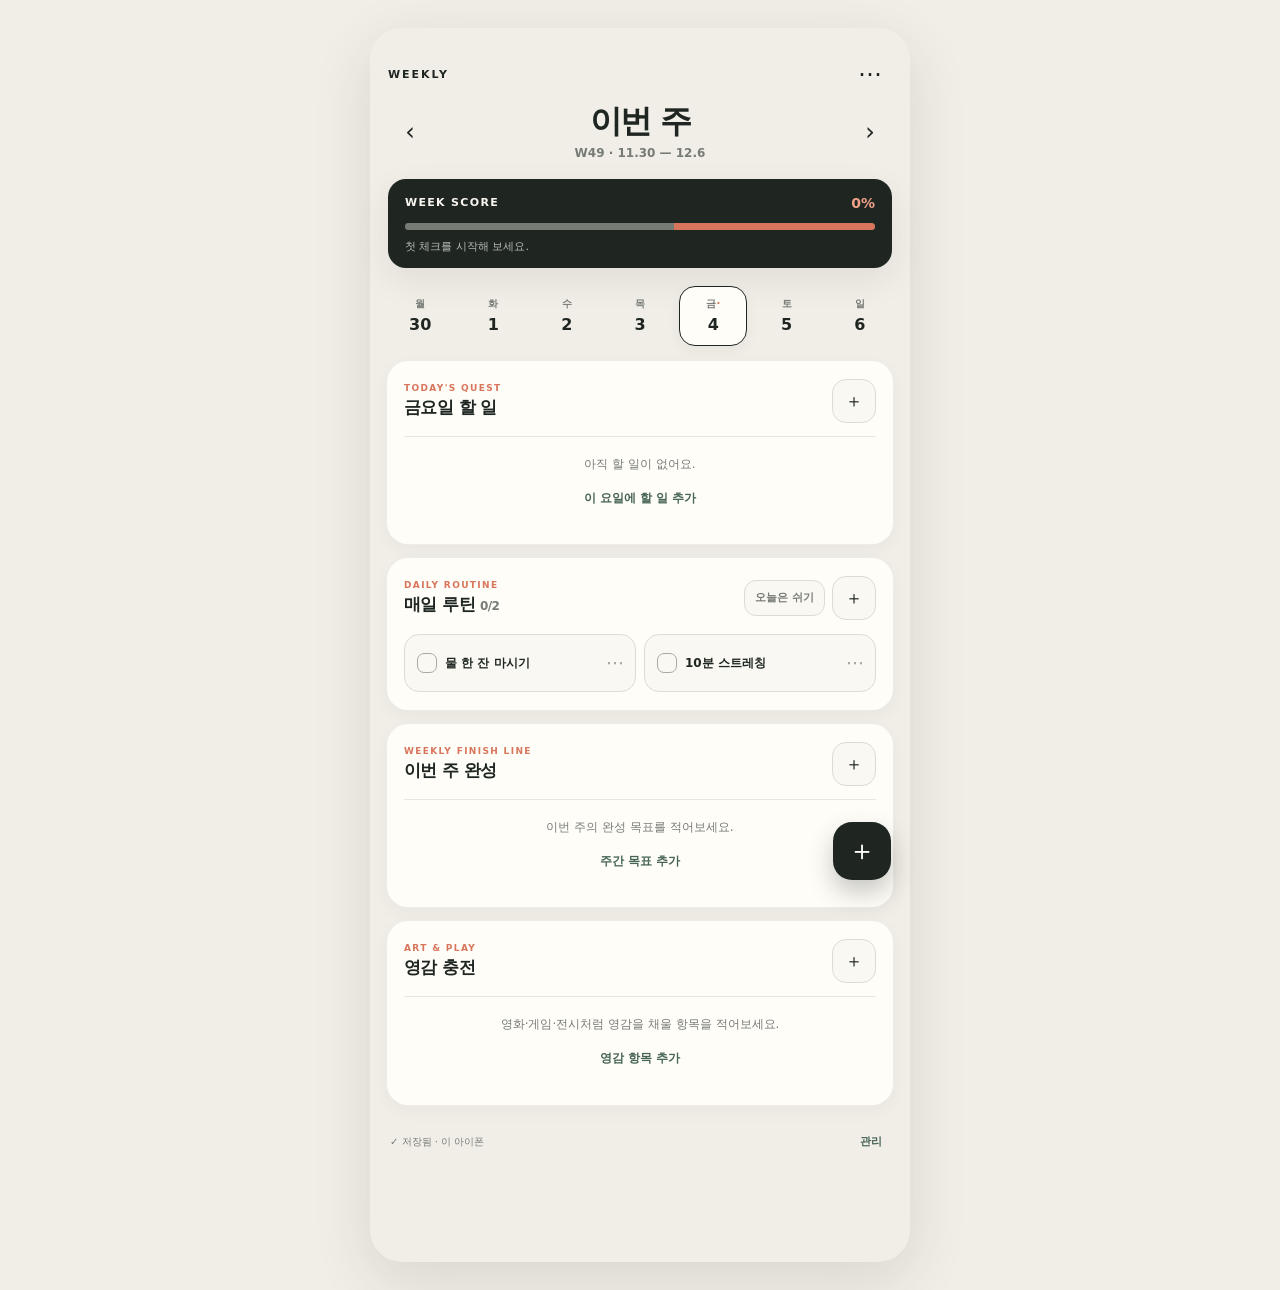
<file: index.html>
<!doctype html>
<html lang="ko">
<head>
  <meta charset="utf-8">
  <meta name="viewport" content="width=device-width,initial-scale=1,viewport-fit=cover">
  <meta name="theme-color" content="#f1eee7">
  <meta name="apple-mobile-web-app-capable" content="yes">
  <meta name="apple-mobile-web-app-status-bar-style" content="default">
  <meta name="apple-mobile-web-app-title" content="WEEKLY">
  <meta name="format-detection" content="telephone=no">
  <meta name="description" content="월요일부터 일요일까지 기록하는 WEEKLY 체크리스트">
  <link rel="manifest" href="./manifest.webmanifest">
  <link rel="apple-touch-icon" href="./icon-180.png">
  <link rel="icon" href="./icon-180.png">
  <title>WEEKLY</title>
  <style>
    :root{
      color-scheme:light;--bg:#f1eee7;--card:#fffdf8;--ink:#1f2622;
      --muted:#777b76;--line:#dedbd3;--soft:#e9e6de;--accent:#d8755b;
      --accent-soft:#f6ddd4;--green:#466454;
      font-family:-apple-system,BlinkMacSystemFont,"Apple SD Gothic Neo","Noto Sans KR",system-ui,sans-serif;
    }
    *{box-sizing:border-box}html{background:var(--bg);-webkit-text-size-adjust:100%}
    body{margin:0;min-width:320px;min-height:100dvh;background:var(--bg);color:var(--ink);-webkit-font-smoothing:antialiased;overscroll-behavior-y:none}
    button,input{font:inherit}button{color:inherit;-webkit-tap-highlight-color:transparent}
    button:focus-visible,input:focus-visible{outline:3px solid rgba(216,117,91,.28);outline-offset:2px}
    .app{width:min(100%,540px);min-height:100dvh;margin:auto;padding:max(18px,env(safe-area-inset-top)) 16px calc(104px + env(safe-area-inset-bottom))}
    .top{padding:6px 2px 18px}.row,.head,.score-label,.week-nav,.footer{display:flex;align-items:center;justify-content:space-between}
    .eyebrow{font-size:11px;font-weight:850;letter-spacing:.18em}.icon{display:grid;width:44px;height:44px;padding:0;place-items:center;border:0;border-radius:50%;background:transparent;cursor:pointer;font-size:24px}
    .icon:active{background:rgba(31,38,34,.07);transform:scale(.96)}.week-nav{gap:10px;margin-top:8px}.week-center{min-width:0;text-align:center}
    h1{margin:0;font-size:clamp(25px,7vw,32px);line-height:1.08;letter-spacing:-.055em}.range{margin:7px 0 0;color:var(--muted);font-size:12px;font-weight:650}
    .home-week{display:none;margin:8px auto 0;padding:5px 10px;border:1px solid var(--line);border-radius:999px;background:var(--card);color:var(--green);font-size:11px;font-weight:800}.home-week.show{display:block}
    .score{margin-top:19px;padding:16px 17px 14px;border-radius:18px;background:var(--ink);color:#f9f6ef;box-shadow:0 12px 34px rgba(37,40,36,.08)}
    .score-label{font-size:11px;font-weight:850;letter-spacing:.12em}.score-label strong{color:#f1a18a;font-size:14px;letter-spacing:0}
    .track{display:flex;height:7px;margin:12px 0 9px;overflow:hidden;border-radius:99px;background:rgba(255,255,255,.14)}.score-segment{width:0;height:100%;transition:width .28s ease}.score-done{background:#6fc28a}.score-missed{background:#777b76}.score-remaining{background:var(--accent)}.score p{margin:0;color:rgba(255,255,255,.68);font-size:11px}
    .days{display:grid;grid-template-columns:repeat(7,1fr);gap:5px;margin-bottom:14px}.day{position:relative;min-width:0;height:60px;padding:7px 2px 8px;border:1px solid transparent;border-radius:16px;background:transparent;cursor:pointer}
    .day .dow{display:block;color:var(--muted);font-size:10px;font-weight:750}.day .date{display:block;margin-top:4px;font-size:16px;font-weight:850}.day .dot{position:absolute;bottom:5px;left:calc(50% - 2px);width:4px;height:4px;border-radius:50%}
    .day.some .dot{background:var(--accent)}.day.all .dot{bottom:4px;left:calc(50% - 3px);width:6px;height:6px;background:var(--green)}.day.on{border-color:var(--ink);background:var(--card);box-shadow:0 5px 14px rgba(37,40,36,.05)}.day.today .dow:after{content:"·";color:var(--accent)}
    .card{margin-top:12px;padding:18px 17px;border:1px solid rgba(31,38,34,.08);border-radius:22px;background:var(--card);box-shadow:0 6px 18px rgba(37,40,36,.035)}
    .title-wrap{min-width:0}.kicker{display:block;margin-bottom:3px;color:var(--accent);font-size:9px;font-weight:850;letter-spacing:.15em}h2{margin:0;font-size:17px;letter-spacing:-.035em}.count{margin-left:5px;color:var(--muted);font-size:12px;font-weight:650}
    .add{min-width:44px;height:44px;padding:0 12px;border:1px solid var(--line);border-radius:14px;background:#faf8f2;cursor:pointer;font-size:18px}.add:active{transform:scale(.96);background:var(--soft)}
    .tasks{margin:12px 0 0;padding:0;list-style:none}.task-wrap{list-style:none;border-top:1px solid var(--soft)}.task-wrap:first-child{border-top:0}.task{display:grid;grid-template-columns:30px minmax(0,1fr) 40px;align-items:center;min-height:51px;border-top:1px solid var(--soft)}.task.can-subtasks{grid-template-columns:30px minmax(0,1fr) 34px 40px}.task:first-child,.task-wrap>.task{border-top:0}.task,.routine,.subtask{-webkit-user-select:none;user-select:none;-webkit-touch-callout:none;touch-action:pan-y}.swipe-shell{position:relative;overflow:hidden}.swipe-actions{position:absolute;z-index:0;top:0;right:0;bottom:0;display:flex;align-items:stretch;justify-content:flex-end}.swipe-action{display:flex;width:64px;min-height:100%;padding:0;flex-direction:column;align-items:center;justify-content:center;gap:3px;border:0;border-left:1px solid rgba(31,38,34,.07);cursor:pointer;font-weight:850;touch-action:manipulation}.swipe-symbol{font-size:18px;line-height:1}.swipe-label{font-size:9px;line-height:1}.swipe-tomorrow{background:#dfe9e1;color:var(--green)}.swipe-delete{background:#f2d9d4;color:#a9473f}.swipe-content{position:relative;z-index:1;width:100%;background:var(--card);transform:translate3d(0,0,0);transition:transform .22s cubic-bezier(.22,.72,.25,1);will-change:transform}.task-wrap.swiping .swipe-content{transition:none}.task-wrap.swipe-open .swipe-content{box-shadow:-7px 0 16px rgba(31,38,34,.08)}.reorder-ghost .swipe-actions{display:none}.reorder-ghost .swipe-content{transform:none!important;box-shadow:none!important}.reorder-origin{opacity:.2}.reorder-ghost{position:fixed!important;z-index:60!important;margin:0!important;border:1px solid var(--line)!important;border-radius:15px!important;background:var(--card)!important;box-shadow:0 16px 38px rgba(31,38,34,.24)!important;opacity:.98;pointer-events:none;transform:scale(1.015)}.reorder-ghost .more,.reorder-ghost .rmore,.reorder-ghost .submore,.reorder-ghost .inline-sub-add{visibility:hidden}.reorder-ghost .subtasks{display:none}body.reordering{overscroll-behavior:none}
    .check{width:28px;height:44px;padding:0;border:0;background:transparent;cursor:pointer}.box{display:grid;width:21px;height:21px;place-items:center;border:1.6px solid #aaa9a3;border-radius:7px;background:#fff;color:#fff;font-size:13px;font-weight:900}.task.done .box{border-color:var(--green);background:var(--green)}
    .task.art-task{grid-template-columns:30px minmax(0,1fr) 46px 40px}.art-count{color:var(--muted);text-align:center;font-size:11px;font-weight:850;white-space:nowrap}.art-task.today-done .box{border-color:var(--green);background:var(--green)}.art-task.done .art-count{color:var(--green)}
    .task-main{min-width:0}.name{padding:11px 8px 11px 7px;overflow-wrap:anywhere;font-size:14px;font-weight:650;line-height:1.42}.task.has-subtasks .name{padding-bottom:2px}.task.done .name{color:#989a96;text-decoration:line-through}.more{width:40px;height:44px;padding:0;border:0;border-radius:12px;background:transparent;color:#9b9c98;cursor:pointer;font-size:20px}.more:active{background:var(--soft)}.inline-sub-add{display:grid;width:34px;height:44px;padding:0;place-items:center;border:0;border-radius:11px;background:transparent;color:var(--green);cursor:pointer;font-size:21px;font-weight:500;line-height:1}.inline-sub-add:active{background:var(--soft);transform:scale(.94)}.subtoggle{display:flex;align-items:center;gap:3px;min-height:25px;margin:0 0 4px 2px;padding:2px 5px;border:0;border-radius:8px;background:transparent;color:var(--muted);font-size:10px;font-weight:800}.subtoggle:active{background:var(--soft)}.subtasks{margin:0 0 7px 29px;padding:0 0 0 8px;border-left:2px solid var(--soft);list-style:none}.subtask{display:grid;grid-template-columns:27px minmax(0,1fr) 34px;align-items:center;min-height:42px;border-top:1px solid var(--soft)}.subtask:first-child{border-top:0}.subcheck{width:27px;height:40px;padding:0;border:0;background:transparent}.subtask.done .box{border-color:var(--green);background:var(--green)}.subname{padding:8px 6px;font-size:12px;font-weight:650;line-height:1.4;overflow-wrap:anywhere}.subtask.done .subname{color:#989a96;text-decoration:line-through}.submore{width:34px;height:40px;padding:0;border:0;border-radius:10px;background:transparent;color:#9b9c98;font-size:18px}.submore:active{background:var(--soft)}.subtask-editor{min-height:45px}.sub-branch{display:grid;width:27px;height:40px;place-items:center;color:#a0a19d;font-size:17px}.inline-sub-input{width:100%;min-width:0;height:39px;padding:8px 5px;border:0;border-bottom:1.5px solid var(--green);border-radius:0;background:transparent;color:var(--ink);font-size:16px;font-weight:650;line-height:1.2}.inline-sub-input:focus{outline:0}.inline-sub-input::placeholder{color:#a0a19d;font-weight:600}.inline-sub-save{display:grid;width:34px;height:40px;padding:0;place-items:center;border:0;border-radius:10px;background:transparent;color:var(--green);font-size:17px;font-weight:900}.inline-sub-save:active{background:var(--soft)}
    .empty{margin-top:13px;padding:18px 10px 10px;border-top:1px solid var(--soft);color:var(--muted);text-align:center;font-size:12px;line-height:1.6}.empty button{display:block;margin:7px auto 0;padding:8px;border:0;background:transparent;color:var(--green);font-size:12px;font-weight:850}
    .routines{display:grid;grid-template-columns:repeat(2,minmax(0,1fr));gap:8px;margin-top:14px}.routine{position:relative;display:flex;align-items:center;min-height:58px;padding:10px 37px 10px 12px;border:1px solid var(--line);border-radius:15px;background:#faf8f3;cursor:pointer;text-align:left}
    .routine.done{border-color:#aebcaf;background:#edf1ec}.rbox{display:grid;flex:0 0 20px;width:20px;height:20px;margin-right:8px;place-items:center;border:1.5px solid #a9aaa6;border-radius:7px;color:transparent;font-size:12px;font-weight:900}.routine.done .rbox{border-color:var(--green);background:var(--green);color:#fff}.rname{font-size:12px;font-weight:750;line-height:1.35}.rmore{position:absolute;top:7px;right:3px;width:34px;height:42px;border:0;background:transparent;color:#a0a19d;font-size:18px}.head-actions{display:flex;align-items:center;gap:7px}.rest-day{min-height:36px;padding:7px 10px;border:1px solid var(--line);border-radius:12px;background:#faf8f2;color:var(--muted);font-size:11px;font-weight:800;white-space:nowrap}.rest-day.on{border-color:#aebcaf;background:#edf1ec;color:var(--green)}.routines.is-rest .routine{opacity:.48;cursor:default}
    .footer{gap:12px;margin:20px 4px 0;color:var(--muted);font-size:10px;line-height:1.5}.footer button{padding:8px;border:0;background:transparent;color:var(--green);font-size:11px;font-weight:850}
    .fab{position:fixed;right:max(19px,calc((100vw - 540px)/2 + 19px));bottom:calc(20px + env(safe-area-inset-bottom));display:grid;width:58px;height:58px;place-items:center;border:0;border-radius:19px;background:var(--ink);color:#fff;box-shadow:0 12px 25px rgba(31,38,34,.25);font-size:28px}.fab:active{transform:scale(.95)}
    .toast{position:fixed;z-index:20;right:20px;bottom:calc(92px + env(safe-area-inset-bottom));left:20px;max-width:460px;margin:auto;padding:13px 16px;border-radius:14px;background:rgba(31,38,34,.94);color:#fff;text-align:center;font-size:12px;font-weight:650;opacity:0;pointer-events:none;transform:translateY(8px);transition:.2s}.toast.show{opacity:1;transform:none}
    dialog{width:min(calc(100% - 24px),500px);max-height:min(82dvh,680px);margin:auto auto 0;padding:0;overflow:auto;border:0;border-radius:26px 26px 0 0;background:var(--card);color:var(--ink);box-shadow:0 -20px 60px rgba(31,38,34,.2)}dialog::backdrop{background:rgba(25,29,26,.42);backdrop-filter:blur(2px)}
    .sheet{padding:10px 18px calc(24px + env(safe-area-inset-bottom))}.handle{width:38px;height:5px;margin:0 auto 18px;border-radius:99px;background:var(--line)}.sheet-head{display:flex;align-items:center;justify-content:space-between;gap:8px}.sheet h3{margin:0;font-size:20px;letter-spacing:-.04em}.action-title{flex:1;min-width:0;overflow-wrap:anywhere}.sheet-head-actions{display:flex;flex:0 0 auto;align-items:center;gap:5px}.rename-icon{display:grid;flex:0 0 34px;width:34px;height:34px;padding:0;place-items:center;border:0;border-radius:10px;background:transparent;color:var(--green);font-size:22px;line-height:1}.rename-icon:active{background:var(--soft)}.close{flex:0 0 44px;width:44px;height:44px;border:0;border-radius:50%;background:var(--soft);font-size:19px}
    .label{display:block;margin:18px 0 7px;font-size:11px;font-weight:850}.input{width:100%;min-height:52px;padding:13px 14px;border:1px solid var(--line);border-radius:14px;background:#fff;color:var(--ink);font-size:16px}.types{display:grid;grid-template-columns:repeat(2,minmax(0,1fr));gap:8px}.type{position:relative}.type input{position:absolute;opacity:0}.type span{display:flex;min-height:48px;align-items:center;justify-content:center;padding:9px;border:1px solid var(--line);border-radius:14px;color:var(--muted);font-size:12px;font-weight:750}.type input:checked+span{border-color:var(--ink);background:var(--ink);color:#fff}.goal-field[hidden]{display:none}.goal-field .input{font-weight:750}
    .primary{width:100%;min-height:53px;margin-top:20px;border:0;border-radius:15px;background:var(--accent);color:#fff;font-weight:850}.actions{margin-top:15px}.action{width:100%;min-height:52px;padding:12px 6px;border:0;border-top:1px solid var(--soft);background:transparent;text-align:left;font-size:14px;font-weight:750}.action:first-child{border-top:0}.menu-action{display:flex;align-items:center;gap:11px}.action-icon{flex:0 0 19px;width:19px;height:19px;fill:none;stroke:currentColor;stroke-width:1.8;stroke-linecap:round;stroke-linejoin:round}.danger{color:#b54e43}.note{margin:14px 0 6px;padding:13px 14px;border-radius:14px;background:#f6f3ec;color:var(--muted);font-size:11px;line-height:1.6}.note strong{color:var(--ink)}.file{display:none}
    @media(min-width:620px){body{padding:28px 0}.app{min-height:calc(100dvh - 56px);border-radius:32px;box-shadow:0 18px 60px rgba(31,38,34,.12)}dialog{margin:auto;border-radius:26px}.sheet{padding-bottom:26px}}@media(prefers-reduced-motion:reduce){*{transition:none!important}}
  </style>
</head>
<body>
  <div class="app">
    <header class="top">
      <div class="row"><span class="eyebrow">WEEKLY</span><button class="icon" id="settings" aria-label="설정">⋯</button></div>
      <div class="week-nav"><button class="icon" id="prev" aria-label="이전 주">‹</button><div class="week-center"><h1 id="weekTitle">이번 주</h1><p class="range" id="range"></p><button class="home-week" id="homeWeek">이번 주로</button></div><button class="icon" id="next" aria-label="다음 주">›</button></div>
      <section class="score"><div class="score-label"><span>WEEK SCORE</span><strong id="percent">0%</strong></div><div class="track" id="scoreTrack" role="img" aria-label="주간 달성 현황"><div class="score-segment score-done" id="doneFill"></div><div class="score-segment score-missed" id="missedFill"></div><div class="score-segment score-remaining" id="remainingFill"></div></div><p id="scoreCopy">첫 체크를 시작해 보세요.</p></section>
    </header>
    <main>
      <nav class="days" id="days" aria-label="요일 선택"></nav>
      <section class="card"><div class="head"><div class="title-wrap"><span class="kicker" id="dayKicker">TODAY'S QUEST</span><h2><span id="dayTitle"></span><span class="count" id="dayCount"></span></h2></div><button class="add" data-add="day" aria-label="오늘 할 일 추가">＋</button></div><ul class="tasks" id="dayTasks"></ul></section>
      <section class="card"><div class="head"><div class="title-wrap"><span class="kicker">DAILY ROUTINE</span><h2>매일 루틴<span class="count" id="routineCount"></span></h2></div><div class="head-actions"><button class="rest-day" id="restDay" type="button" aria-pressed="false">오늘은 쉬기</button><button class="add" data-add="routine" aria-label="루틴 추가">＋</button></div></div><div class="routines" id="routines"></div></section>
      <section class="card"><div class="head"><div class="title-wrap"><span class="kicker">WEEKLY FINISH LINE</span><h2>이번 주 완성<span class="count" id="finishCount"></span></h2></div><button class="add" data-add="finish" aria-label="주간 목표 추가">＋</button></div><ul class="tasks" id="finishTasks"></ul></section>
      <section class="card"><div class="head"><div class="title-wrap"><span class="kicker">ART & PLAY</span><h2>영감 충전<span class="count" id="artCount"></span></h2></div><button class="add" data-add="art" aria-label="영감 항목 추가">＋</button></div><ul class="tasks" id="artTasks"></ul></section>
      <div class="footer"><span id="saveStatus">이 아이폰에 자동 저장됩니다.</span><button id="manage">관리</button></div>
    </main><button class="fab" id="fab" aria-label="새 할 일">＋</button>
  </div><div class="toast" id="toast" role="status" aria-live="polite"></div>

  <dialog id="taskDialog"><form class="sheet" id="taskForm"><div class="handle"></div><div class="sheet-head"><h3>새 할 일</h3><button class="close" type="button" data-close="taskDialog">×</button></div><label class="label" for="taskName">할 일 이름</label><input class="input" id="taskName" maxlength="80" autocomplete="off" placeholder="예: 보고서 초안 완성" required><span class="label">추가할 위치</span><div class="types"><label class="type"><input type="radio" name="taskType" value="day" checked><span id="dayType">선택한 요일</span></label><label class="type"><input type="radio" name="taskType" value="routine"><span>매일 루틴</span></label><label class="type"><input type="radio" name="taskType" value="finish"><span>주간 목표</span></label><label class="type"><input type="radio" name="taskType" value="art"><span>영감 충전</span></label></div><div class="goal-field" id="artGoalField" hidden><label class="label" for="artGoal">이번 주 목표 횟수</label><input class="input" id="artGoal" type="number" inputmode="numeric" min="1" max="99" value="5"></div><button class="primary">추가하기</button></form></dialog>
  <dialog id="actionDialog"><div class="sheet"><div class="handle"></div><div class="sheet-head"><h3 class="action-title" id="actionTitle">항목 관리</h3><button class="close" data-close="actionDialog">×</button></div><div class="actions"><button class="action menu-action" id="editContent"><svg class="action-icon" viewBox="0 0 24 24" aria-hidden="true"><path d="M4 20h4L19 9l-4-4L4 16v4Z"></path><path d="m13.5 6.5 4 4"></path></svg><span>내용 수정</span></button><button class="action menu-action" id="moveDate"><svg class="action-icon" viewBox="0 0 24 24" aria-hidden="true"><rect x="3" y="5" width="18" height="16" rx="2"></rect><path d="M8 3v4M16 3v4M3 10h18"></path></svg><span>날짜 이동</span></button><button class="action menu-action danger" id="remove"><svg class="action-icon" viewBox="0 0 24 24" aria-hidden="true"><path d="M4 7h16M9 7V4h6v3M7 7l1 14h8l1-14M10 11v6M14 11v6"></path></svg><span>삭제</span></button></div></div></dialog>
  <dialog id="renameDialog"><form class="sheet" id="renameForm"><div class="handle"></div><div class="sheet-head"><h3>내용 수정</h3><button class="close" type="button" data-close="renameDialog">×</button></div><label class="label" for="renameName">항목 이름</label><input class="input" id="renameName" maxlength="80" autocomplete="off" enterkeyhint="done" required><div class="goal-field" id="renameArtGoalField" hidden><label class="label" for="renameArtGoal">이번 주 목표 횟수</label><input class="input" id="renameArtGoal" type="number" inputmode="numeric" min="1" max="99"></div><button class="primary">수정하기</button></form></dialog>
  <dialog id="moveDateDialog"><form class="sheet" id="moveDateForm"><div class="handle"></div><div class="sheet-head"><h3>날짜 이동</h3><button class="close" type="button" data-close="moveDateDialog">×</button></div><label class="label" for="moveDateInput">옮길 날짜</label><input class="input" id="moveDateInput" type="date" required><button class="primary">이 날짜로 이동</button></form></dialog>
  <dialog id="settingsDialog"><div class="sheet"><div class="handle"></div><div class="sheet-head"><h3>주간표 관리</h3><button class="close" data-close="settingsDialog">×</button></div><p class="note"><strong>기록이 리셋되지 않게 사용하기</strong><br>Safari에서 이 주소를 연 뒤 공유 버튼 → ‘홈 화면에 추가’를 눌러주세요. 그다음부터는 만들어진 WEEKLY 아이콘으로만 열면 됩니다.</p><div class="actions"><button class="action" id="carry">지난주 미완료 항목 이어받기</button><button class="action" id="backup">전체 기록 백업하기</button><button class="action" id="restoreButton">백업 기록 불러오기</button><input class="file" id="restore" type="file" accept="application/json,.json"><button class="action danger" id="reset">이번 주 체크만 초기화</button></div><p class="note">체크와 수정 내용은 두 저장소에 자동으로 이중 저장됩니다. Safari 데이터가 직접 삭제되거나 다른 기기로 바꿀 때는 백업 파일을 이용해 주세요.</p></div></dialog>

  <script>
  (function(){
    'use strict';
    var KEY='haena-weekly-v1',DB_NAME='haena-weekly-db',DB_STORE='snapshots',DAYS=['월','화','수','목','금','토','일'],DAY_NAMES=['월요일','화요일','수요일','목요일','금요일','토요일','일요일'];
    var loaded=load(),state=loaded.state,hadSavedState=loaded.found,db=null,dbReady=false,pendingSnapshot=null,lastLocalSave=false;
    var currentMonday=getMonday(new Date()),selectedDay=isSameWeek(new Date(),currentMonday)?dayIndex(new Date()):0,activeItem=null,inlineSubtaskEditor=null,toastTimer=null,wasHidden=false,suppressClickUntil=0;
    var reorder={timer:null,row:null,container:null,touchId:null,startX:0,startY:0,offsetX:0,offsetY:0,dragging:false,ghost:null,kind:null,type:null,day:null,parentId:null,moved:false};
    var swipe={row:null,content:null,touchId:null,startX:0,startY:0,startOffset:0,currentOffset:0,width:0,dragging:false};
    function uid(){return window.crypto&&crypto.randomUUID?crypto.randomUUID():'t-'+Date.now().toString(36)+'-'+Math.random().toString(36).slice(2,8)}
    function subtask(title){return{id:uid(),title:title,done:false}}function task(title){return{id:uid(),title:title,done:false,subtasks:[],subtasksCollapsed:false}}function artTask(title,target){return{id:uid(),title:title,count:0,target:Math.max(1,Math.min(99,Number(target)||5)),checks:{},done:false}}function routine(title){return{id:uid(),title:title,checks:{}}}
    function seed(){return{days:[[task('이번 주 목표 정리'),task('필요한 자료 조사')],[task('핵심 작업 시작')],[task('중간 진행 점검')],[task('부족한 부분 보완')],[task('마무리 및 정리')],[],[]],routines:[routine('물 한 잔 마시기'),routine('10분 스트레칭')],restDays:{},finish:[task('이번 주 핵심 결과물 완성')],art:[artTask('영화·전시·게임으로 영감 충전',3)]}}
    function blank(copy){var rs=copy&&copy.routines&&copy.routines.length?copy.routines.map(function(x){return routine(x.title)}):[routine('물 한 잔 마시기'),routine('10분 스트레칭')];return{days:[[],[],[],[],[],[],[]],routines:rs,restDays:{},finish:[],art:[]}}
    function validState(p){return!!(p&&p.version===1&&p.weeks&&typeof p.weeks==='object')}
    function parseState(raw){if(!raw)return null;try{var p=JSON.parse(raw);return validState(p)?p:null}catch(e){return null}}
    function storageGet(kind){try{return window[kind].getItem(KEY)}catch(e){return null}}
    function storageSet(kind,snapshot){try{var s=window[kind];s.setItem(KEY,snapshot);return s.getItem(KEY)===snapshot}catch(e){return false}}
    function newer(a,b){return Number(a&&a.updatedAt||0)>Number(b&&b.updatedAt||0)?a:b}
    function load(){var local=parseState(storageGet('localStorage')),session=parseState(storageGet('sessionStorage')),p=local&&session?newer(local,session):(local||session);return{state:p||{version:1,weeks:{}},found:!!p}}
    function setSaveStatus(mode){var el=byId('saveStatus');if(!el)return;if(mode==='saved'){el.textContent='✓ 저장됨 · 이 아이폰';el.style.color=''}else if(mode==='checking'){el.textContent='저장 확인 중…';el.style.color=''}else{el.textContent='저장 확인 필요 · Safari에서 열어주세요';el.style.color='#b54e43'}}
    function save(message){try{state.updatedAt=Date.now();var snapshot=JSON.stringify(state);lastLocalSave=storageSet('localStorage',snapshot);storageSet('sessionStorage',snapshot);pendingSnapshot=snapshot;if(dbReady)writeDb(snapshot);setSaveStatus(lastLocalSave?'saved':(dbReady?'checking':'checking'));if(message)toast(message)}catch(e){setSaveStatus('error');toast('저장하지 못했어요. Safari에서 다시 열어주세요.')}}
    function openDb(){if(!window.indexedDB){if(!lastLocalSave)setSaveStatus('error');return}try{var request=indexedDB.open(DB_NAME,1);request.onupgradeneeded=function(){var next=request.result;if(!next.objectStoreNames.contains(DB_STORE))next.createObjectStore(DB_STORE)};request.onsuccess=function(){db=request.result;readDb(function(saved){if(validState(saved)&&(!hadSavedState||Number(saved.updatedAt||0)>Number(state.updatedAt||0))){state=saved;hadSavedState=true;var restored=JSON.stringify(state);lastLocalSave=storageSet('localStorage',restored);storageSet('sessionStorage',restored);render()}dbReady=true;pendingSnapshot=JSON.stringify(state);writeDb(pendingSnapshot)});};request.onerror=function(){if(!lastLocalSave)setSaveStatus('error')}}catch(e){if(!lastLocalSave)setSaveStatus('error')}}
    function readDb(done){try{var request=db.transaction(DB_STORE,'readonly').objectStore(DB_STORE).get(KEY);request.onsuccess=function(){done(parseState(request.result))};request.onerror=function(){done(null)}}catch(e){done(null)}}
    function writeDb(snapshot){if(!dbReady||!db){pendingSnapshot=snapshot;return}try{var transaction=db.transaction(DB_STORE,'readwrite');transaction.objectStore(DB_STORE).put(snapshot,KEY);transaction.oncomplete=function(){pendingSnapshot=null;setSaveStatus('saved')};transaction.onerror=function(){if(!lastLocalSave)setSaveStatus('error')}}catch(e){if(!lastLocalSave)setSaveStatus('error')}}
    function ensure(monday){var key=dateKey(monday);if(!state.weeks[key]){var keys=Object.keys(state.weeks).filter(function(k){return k<key}).sort();state.weeks[key]=key==='2026-08-24'?seed():blank(keys.length?state.weeks[keys[keys.length-1]]:null);save()}var w=state.weeks[key];if(!Array.isArray(w.days))w.days=[[],[],[],[],[],[],[]];while(w.days.length<7)w.days.push([]);['routines','finish','art'].forEach(function(k){if(!Array.isArray(w[k]))w[k]=[]});w.routines.forEach(function(x){if(!x.checks)x.checks={}});w.art.forEach(function(x){if(!Number.isFinite(Number(x.target))||Number(x.target)<1)x.target=5;else x.target=Math.min(99,Math.round(Number(x.target)));if(!Number.isFinite(Number(x.count)))x.count=x.done?1:0;x.count=Math.max(0,Math.min(x.target,Math.round(Number(x.count))));if(!x.checks||typeof x.checks!=='object')x.checks={};x.done=x.count>=x.target});if(!w.restDays||typeof w.restDays!=='object')w.restDays={};function normalizeTask(x){if(!Array.isArray(x.subtasks))x.subtasks=[];x.subtasks.forEach(function(y){if(!y.id)y.id=uid();if(typeof y.title!=='string')y.title='하위 할 일';y.done=!!y.done});if(typeof x.subtasksCollapsed!=='boolean')x.subtasksCollapsed=false;if(x.subtasks.length)x.done=x.subtasks.every(function(y){return y.done})}w.days.forEach(function(a){a.forEach(normalizeTask)});w.finish.forEach(normalizeTask);return w}
    function getMonday(v){var d=new Date(v);d.setHours(12,0,0,0);d.setDate(d.getDate()-((d.getDay()+6)%7));return d}function addDays(v,n){var d=new Date(v);d.setDate(d.getDate()+n);return d}function dayIndex(v){return(new Date(v).getDay()+6)%7}
    function dateKey(v){var d=new Date(v);return d.getFullYear()+'-'+pad(d.getMonth()+1)+'-'+pad(d.getDate())}function pad(v){return String(v).padStart(2,'0')}function sameDay(a,b){return dateKey(a)===dateKey(b)}function isSameWeek(d,m){return dateKey(getMonday(d))===dateKey(m)}
    function showToday(){var now=new Date();currentMonday=getMonday(now);selectedDay=dayIndex(now);render()}
    function range(m){var s=addDays(m,6);return(m.getMonth()+1)+'.'+m.getDate()+' — '+(s.getMonth()+1)+'.'+s.getDate()}function weekNumber(m){var d=new Date(m);d.setDate(d.getDate()+3);var f=new Date(d.getFullYear(),0,4);f.setDate(f.getDate()+3-((f.getDay()+6)%7));return 1+Math.round((d-f)/604800000)}
    function esc(v){return String(v).replace(/[&<>'"]/g,function(c){return{'&':'&amp;','<':'&lt;','>':'&gt;',"'":'&#39;','"':'&quot;'}[c]})}function byId(id){return document.getElementById(id)}
    function render(){resetSwipeGesture();var w=ensure(currentMonday),today=new Date(),selectedDate=addDays(currentMonday,selectedDay),here=isSameWeek(today,currentMonday);byId('weekTitle').textContent=here?'이번 주':currentMonday.getFullYear()+'년 '+(currentMonday.getMonth()+1)+'월';byId('range').textContent='W'+pad(weekNumber(currentMonday))+' · '+range(currentMonday);byId('homeWeek').classList.toggle('show',!here);byId('dayKicker').textContent=sameDay(today,selectedDate)?"TODAY'S QUEST":'DAY QUEST';byId('dayTitle').textContent=DAY_NAMES[selectedDay]+' 할 일';byId('dayType').textContent=DAY_NAMES[selectedDay];renderDays(w,today);renderList('dayTasks',w.days[selectedDay],'day',selectedDay,'아직 할 일이 없어요.','이 요일에 할 일 추가');renderRestButton(w,selectedDate);renderRoutines(w,selectedDate);renderList('finishTasks',w.finish,'finish',null,'이번 주의 완성 목표를 적어보세요.','주간 목표 추가');renderArt(w.art);counts(w,selectedDate);score(w)}
    function renderDays(w,today){var html='';for(var i=0;i<7;i++){var d=addDays(currentMonday,i),p=dayProgress(w,i,dateKey(d)),cls='day'+(i===selectedDay?' on':'')+(sameDay(d,today)?' today':'')+(p.done?' some':'')+(p.total&&p.done===p.total?' all':'');html+='<button class="'+cls+'" data-day="'+i+'" aria-label="'+DAY_NAMES[i]+' '+d.getDate()+'일"><span class="dow">'+DAYS[i]+'</span><span class="date">'+d.getDate()+'</span><span class="dot"></span></button>'}byId('days').innerHTML=html}
    function inlineDayValue(day){return day===null||day===undefined||day===''?null:Number(day)}
    function isInlineSubtaskParent(x,type,day){var editor=inlineSubtaskEditor;if(!editor)return false;return editor.week===dateKey(currentMonday)&&editor.type===type&&editor.id===x.id&&String(editor.day===null?'':editor.day)===String(day===null?'':day)}
    function renderSubtasks(x,type,day){var editing=isInlineSubtaskParent(x,type,day);if((!x.subtasks.length&&!editing)||(x.subtasksCollapsed&&!editing))return'';var dayAttr=day===null?'':' data-item-day="'+day+'"',html=x.subtasks.map(function(y){return'<li class="subtask'+(y.done?' done':'')+'" data-sub-reorder data-order-id="'+y.id+'" data-parent-id="'+x.id+'" data-parent-type="'+type+'"'+dayAttr+'><button class="subcheck" data-sub-check="'+y.id+'" data-parent-id="'+x.id+'" data-parent-type="'+type+'"'+dayAttr+' aria-label="'+(y.done?'하위 할 일 완료 취소':'하위 할 일 완료')+'"><span class="box">'+(y.done?'✓':'')+'</span></button><span class="subname">'+esc(y.title)+'</span><button class="submore" data-sub-more="'+y.id+'" data-parent-id="'+x.id+'" data-parent-type="'+type+'"'+dayAttr+' aria-label="하위 할 일 메뉴">⋯</button></li>'}).join('');if(editing)html+='<li class="subtask subtask-editor"><span class="sub-branch" aria-hidden="true">↳</span><input class="inline-sub-input" data-inline-sub-input data-inline-editor="'+inlineSubtaskEditor.token+'" maxlength="80" autocomplete="off" enterkeyhint="done" placeholder="하위 할 일 입력" value="'+esc(inlineSubtaskEditor.draft||'')+'" aria-label="하위 할 일 입력"><button class="inline-sub-save" type="button" data-inline-sub-save aria-label="하위 할 일 저장">✓</button></li>';return'<ul class="subtasks">'+html+'</ul>'}
    function renderSwipeActions(type,id,day){var dayAttr=day===null?'':' data-item-day="'+day+'"',attrs=' data-swipe-type="'+type+'" data-swipe-id="'+id+'"'+dayAttr,html='';if(type==='day')html+='<button class="swipe-action swipe-tomorrow" type="button" data-swipe-action="tomorrow"'+attrs+' aria-label="내일로 이동"><span class="swipe-symbol" aria-hidden="true">→D</span><span class="swipe-label">내일</span></button>';html+='<button class="swipe-action swipe-delete" type="button" data-swipe-action="delete"'+attrs+' aria-label="할 일 삭제"><span class="swipe-symbol" aria-hidden="true">⌫</span><span class="swipe-label">삭제</span></button>';return'<div class="swipe-actions" aria-label="빠른 작업">'+html+'</div>'}
    function renderList(id,a,type,day,empty,label){var el=byId(id);if(!a.length){el.innerHTML='<li class="empty">'+esc(empty)+'<button data-add="'+type+'">'+esc(label)+'</button></li>';return}var dayAttr=day===null?'':' data-item-day="'+day+'"';el.innerHTML=a.map(function(x){var has=x.subtasks.length>0,editing=isInlineSubtaskParent(x,type,day),doneCount=has?x.subtasks.filter(function(y){return y.done}).length:0,toggle=has?'<button class="subtoggle" data-subtasks-toggle="'+x.id+'" data-parent-type="'+type+'"'+dayAttr+' aria-expanded="'+(!x.subtasksCollapsed)+'">'+(x.subtasksCollapsed?'›':'⌄')+' '+doneCount+'/'+x.subtasks.length+'</button>':'';return'<li class="task-wrap" data-swipe-row data-reorder-type="'+type+'" data-reorder-day="'+(day===null?'':day)+'" data-order-id="'+x.id+'"><div class="swipe-shell">'+renderSwipeActions(type,x.id,day)+'<div class="task can-subtasks swipe-content'+(x.done?' done':'')+((has||editing)?' has-subtasks':'')+'" data-swipe-content><button class="check" data-toggle="'+type+'" data-id="'+x.id+'"'+dayAttr+' aria-label="'+(x.done?'완료 취소':'완료')+'"><span class="box">'+(x.done?'✓':'')+'</span></button><div class="task-main"><div class="name">'+esc(x.title)+'</div>'+toggle+'</div><button class="inline-sub-add" type="button" data-inline-sub-add="'+x.id+'" data-parent-type="'+type+'"'+dayAttr+' aria-label="하위 할 일 추가">＋</button><button class="more" data-more="'+type+'" data-id="'+x.id+'"'+dayAttr+' aria-label="할 일 메뉴">⋯</button></div></div>'+renderSubtasks(x,type,day)+'</li>'}).join('')}
    function renderArt(a){var el=byId('artTasks'),key=dateKey(addDays(currentMonday,selectedDay));if(!a.length){el.innerHTML='<li class="empty">영화·게임·전시처럼 영감을 채울 항목을 적어보세요.<button data-add="art">영감 항목 추가</button></li>';return}el.innerHTML=a.map(function(x){var checked=!!x.checks[key];return'<li class="task art-task'+(x.done?' done':'')+(checked?' today-done':'')+'" data-reorder-type="art" data-reorder-day="" data-order-id="'+x.id+'"><button class="check" data-art-toggle="'+x.id+'" aria-label="'+esc(x.title)+' '+(checked?'오늘 기록 취소':'오늘 1회 기록')+'"><span class="box">'+(checked?'✓':'')+'</span></button><span class="name">'+esc(x.title)+'</span><span class="art-count">'+x.count+'/'+x.target+'</span><button class="more" data-more="art" data-id="'+x.id+'" aria-label="영감 항목 메뉴">⋯</button></li>'}).join('')}
    function renderRestButton(w,date){var key=dateKey(date),resting=!!w.restDays[key],today=sameDay(date,new Date()),button=byId('restDay');button.textContent=resting?'휴식 취소':(today?'오늘은 쉬기':DAYS[selectedDay]+'요일은 쉬기');button.classList.toggle('on',resting);button.setAttribute('aria-pressed',String(resting))}
    function renderRoutines(w,date){var key=dateKey(date),el=byId('routines'),resting=!!w.restDays[key];el.classList.toggle('is-rest',resting);if(!w.routines.length){el.innerHTML='<div class="empty" style="grid-column:1/-1">매일 반복할 작은 루틴을 추가해 보세요.<button data-add="routine">루틴 추가</button></div>';return}el.innerHTML=w.routines.map(function(x){var done=!!x.checks[key],toggle=resting?' aria-disabled="true"':' data-routine="'+x.id+'"';return'<div class="routine'+(done?' done':'')+'" role="button" tabindex="'+(resting?'-1':'0')+'"'+toggle+' data-reorder-type="routine" data-reorder-day="" data-order-id="'+x.id+'" aria-pressed="'+done+'"><span class="rbox">'+(done?'✓':'')+'</span><span class="rname">'+esc(x.title)+'</span><button class="rmore" data-more="routine" data-id="'+x.id+'" aria-label="루틴 메뉴">⋯</button></div>'}).join('')}
    function countText(id,a){if(!a.length){byId(id).textContent='';return}byId(id).textContent=a.filter(function(x){return x.done}).length+'/'+a.length}
    function counts(w,date){countText('dayCount',w.days[selectedDay]);countText('finishCount',w.finish);var artDone=w.art.reduce(function(n,x){return n+x.count},0),artTotal=w.art.reduce(function(n,x){return n+x.target},0);byId('artCount').textContent=artTotal?artDone+'/'+artTotal:'';var key=dateKey(date),resting=!!w.restDays[key],done=w.routines.filter(function(x){return x.checks[key]}).length;byId('routineCount').textContent=resting?'휴식':(w.routines.length?done+'/'+w.routines.length:'')}
    function dayProgress(w,i,key){var a=w.days[i]||[],done=a.filter(function(x){return x.done}).length,resting=!!w.restDays[key];if(!resting)w.routines.forEach(function(x){if(x.checks[key])done++});return{done:done,total:a.length+(resting?0:w.routines.length)}}
    function score(w){var done=0,missed=0,total=0,todayKey=dateKey(new Date());function countTask(x,due){total++;if(x.done)done++;else if(dateKey(due)<todayKey)missed++}w.days.forEach(function(a,i){a.forEach(function(x){countTask(x,addDays(currentMonday,i))})});w.routines.forEach(function(x){for(var i=0;i<7;i++){var key=dateKey(addDays(currentMonday,i));if(w.restDays[key])continue;total++;if(x.checks[key])done++;else if(key<todayKey)missed++}});var weekDue=addDays(currentMonday,6);w.finish.forEach(function(x){countTask(x,weekDue)});w.art.forEach(function(x){total+=x.target;done+=x.count;if(dateKey(weekDue)<todayKey)missed+=Math.max(0,x.target-x.count)});var remaining=Math.max(0,total-done-missed),doneWidth=total?done/total*100:0,missedWidth=total?missed/total*100:0,remainingWidth=total?remaining/total*100:0,p=total?Math.round(doneWidth):0,missedP=total?Math.round(missedWidth):0,remainingP=Math.max(0,100-p-missedP),copy='첫 체크를 시작해 보세요.';if(done&&p<50)copy=done+'개 완료 · 리듬을 만들고 있어요.';if(p>=50&&p<80)copy=done+'개 완료 · 절반을 넘겼어요.';if(p>=80&&p<100)copy=done+'개 완료 · FINISH LINE이 가까워요.';if(p===100)copy='ALL CLEAR · 이번 주 퀘스트 완료!';byId('percent').textContent=p+'%';byId('doneFill').style.width=doneWidth+'%';byId('missedFill').style.width=missedWidth+'%';byId('remainingFill').style.width=remainingWidth+'%';byId('scoreTrack').setAttribute('aria-label','완료 '+p+'%, 놓침 '+missedP+'%, 남은 할 일 '+remainingP+'%');byId('scoreCopy').textContent=copy}
    function items(w,type,day){if(type==='day')return w.days[Number(day)];if(type==='routine')return w.routines;return w[type]}function find(w,type,id,day){return items(w,type,day).find(function(x){return x.id===id})}
    function clearReorderTimer(){if(reorder.timer){clearTimeout(reorder.timer);reorder.timer=null}}
    function touchWithId(list,id){for(var i=0;i<list.length;i++)if(list[i].identifier===id)return list[i];return null}
    function beginReorder(){if(!reorder.row||!document.body.contains(reorder.row))return;closeSwipes();resetSwipeGesture();var rect=reorder.row.getBoundingClientRect();reorder.dragging=true;reorder.offsetX=reorder.startX-rect.left;reorder.offsetY=reorder.startY-rect.top;reorder.ghost=reorder.row.cloneNode(true);reorder.ghost.classList.add('reorder-ghost');reorder.ghost.classList.remove('reorder-origin');reorder.ghost.setAttribute('aria-hidden','true');reorder.ghost.style.width=rect.width+'px';reorder.ghost.style.height=rect.height+'px';reorder.row.classList.add('reorder-origin');document.body.classList.add('reordering');document.body.appendChild(reorder.ghost);moveReorder(reorder.startX,reorder.startY);suppressClickUntil=Date.now()+900;if(navigator.vibrate)navigator.vibrate(12)}
    function moveReorder(x,y){if(!reorder.dragging||!reorder.ghost)return;reorder.ghost.style.left=(x-reorder.offsetX)+'px';reorder.ghost.style.top=(y-reorder.offsetY)+'px';var selector=reorder.kind==='subtask'?'[data-sub-reorder]':'[data-reorder-type]',target=document.elementFromPoint(x,y);target=target&&target.closest(selector);var sameGroup=target&&target!==reorder.row&&target.parentElement===reorder.container&&(reorder.kind==='subtask'?target.dataset.parentId===reorder.parentId&&target.dataset.parentType===reorder.type:target.dataset.reorderType===reorder.type);if(sameGroup){var oldIndex=Array.prototype.indexOf.call(reorder.container.children,reorder.row),rect=target.getBoundingClientRect();if(y<rect.top+rect.height/2)reorder.container.insertBefore(reorder.row,target);else reorder.container.insertBefore(reorder.row,target.nextSibling);if(Array.prototype.indexOf.call(reorder.container.children,reorder.row)!==oldIndex)reorder.moved=true}if(y<86)window.scrollBy(0,-12);else if(y>window.innerHeight-86)window.scrollBy(0,12)}
    function persistReorder(){var source;if(reorder.kind==='subtask'){var parent=find(ensure(currentMonday),reorder.type,reorder.parentId,reorder.day);source=parent&&parent.subtasks}else source=items(ensure(currentMonday),reorder.type,reorder.day);if(!source)return;var lookup={},ordered=[];source.forEach(function(x){lookup[x.id]=x});Array.prototype.forEach.call(reorder.container.children,function(el){var x=lookup[el.dataset.orderId];if(x)ordered.push(x)});if(ordered.length===source.length){source.length=0;ordered.forEach(function(x){source.push(x)})}}
    function finishReorder(commit){clearReorderTimer();var moved=reorder.moved;if(commit&&moved)persistReorder();if(reorder.row)reorder.row.classList.remove('reorder-origin');if(reorder.ghost&&reorder.ghost.parentNode)reorder.ghost.parentNode.removeChild(reorder.ghost);document.body.classList.remove('reordering');reorder.row=null;reorder.container=null;reorder.touchId=null;reorder.dragging=false;reorder.ghost=null;reorder.kind=null;reorder.type=null;reorder.day=null;reorder.parentId=null;reorder.moved=false;if(moved){if(commit)save('순서를 저장했어요.');render()}}
    function cancelReorderHold(){clearReorderTimer();reorder.row=null;reorder.container=null;reorder.touchId=null;reorder.kind=null;reorder.type=null;reorder.day=null;reorder.parentId=null;reorder.moved=false}
    function syncParent(x){if(x&&x.subtasks&&x.subtasks.length)x.done=x.subtasks.every(function(y){return y.done})}
    function toggle(type,id,day){var x=find(ensure(currentMonday),type,id,day);if(!x)return;var next=!x.done;if(x.subtasks&&x.subtasks.length)x.subtasks.forEach(function(y){y.done=next});x.done=next;save();render();if(x.done)toast('완료 +10 XP')}
    function toggleSubtask(type,parentId,subId,day){var parent=find(ensure(currentMonday),type,parentId,day);if(!parent)return;var child=parent.subtasks.find(function(y){return y.id===subId});if(!child)return;child.done=!child.done;syncParent(parent);save();render();if(parent.done)toast('하위 할 일 ALL CLEAR +10 XP');else if(child.done)toast('하위 할 일 완료')}
    function toggleSubtasks(type,parentId,day){var parent=find(ensure(currentMonday),type,parentId,day);if(!parent||!parent.subtasks.length)return;parent.subtasksCollapsed=!parent.subtasksCollapsed;save();render()}
    function toggleArt(id){var x=find(ensure(currentMonday),'art',id),key=dateKey(addDays(currentMonday,selectedDay));if(!x)return;if(x.checks[key]){delete x.checks[key];x.count=Math.max(0,x.count-1)}else{if(x.count>=x.target)return toast('이번 주 목표를 모두 채웠어요.');x.checks[key]=true;x.count++}x.done=x.count>=x.target;save();render();if(x.done)toast('영감 목표 완료!')}
    function toggleRoutine(id){var w=ensure(currentMonday),key=dateKey(addDays(currentMonday,selectedDay)),x=find(w,'routine',id);if(w.restDays[key])return toast('휴식일에는 루틴을 체크하지 않아요.');if(!x)return;x.checks[key]=!x.checks[key];if(!x.checks[key])delete x.checks[key];save();render();if(x.checks[key])toast('루틴 완료 +10 XP')}
    function toggleRestDay(){var w=ensure(currentMonday),key=dateKey(addDays(currentMonday,selectedDay));if(w.restDays[key]){delete w.restDays[key];save('휴식을 취소했어요.')}else{w.restDays[key]=true;save(sameDay(addDays(currentMonday,selectedDay),new Date())?'오늘은 쉬는 날로 기록했어요.':DAYS[selectedDay]+'요일을 쉬는 날로 기록했어요.')}render()}
    function updateTaskFields(){var type=document.querySelector('input[name="taskType"]:checked');byId('artGoalField').hidden=!type||type.value!=='art'}
    function openTask(type){var input=byId('taskName');input.value='';byId('artGoal').value='5';var radio=document.querySelector('input[name="taskType"][value="'+(type||'day')+'"]');if(radio)radio.checked=true;updateTaskFields();byId('taskDialog').showModal();try{input.focus({preventScroll:false})}catch(e){input.focus()}input.setSelectionRange(input.value.length,input.value.length)}
    function add(title,type,target){var w=ensure(currentMonday);if(type==='routine')w.routines.push(routine(title));else if(type==='art')w.art.push(artTask(title,target));else items(w,type,selectedDay).push(task(title));save('추가했어요.');render()}
    function showActionButtons(type,isSubtask){byId('moveDate').hidden=isSubtask||type!=='day'}
    function activateTask(type,id,day){var x=find(ensure(currentMonday),type,id,day);if(!x)return null;activeItem={kind:'task',type:type,id:id,day:day,title:x.title};return x}
    function openAction(type,id,day){var x=activateTask(type,id,day);if(!x)return;byId('actionTitle').textContent=x.title;showActionButtons(type,false);byId('actionDialog').showModal()}
    function openSubAction(type,parentId,subId,day){var parent=find(ensure(currentMonday),type,parentId,day);if(!parent)return;var child=parent.subtasks.find(function(y){return y.id===subId});if(!child)return;activeItem={kind:'subtask',type:type,parentId:parentId,id:subId,day:day,title:child.title};byId('actionTitle').textContent=child.title;showActionButtons(type,true);byId('actionDialog').showModal()}
    function activeTarget(){if(!activeItem)return null;if(activeItem.kind==='subtask'){var parent=find(ensure(currentMonday),activeItem.type,activeItem.parentId,activeItem.day);return parent&&parent.subtasks.find(function(y){return y.id===activeItem.id})}return find(ensure(currentMonday),activeItem.type,activeItem.id,activeItem.day)}
    function openRenameDialog(){if(!activeItem)return;var target=activeTarget();if(!target)return;var input=byId('renameName'),isArt=activeItem.kind==='task'&&activeItem.type==='art';input.value=activeItem.title;byId('renameArtGoalField').hidden=!isArt;if(isArt)byId('renameArtGoal').value=target.target||5;byId('actionDialog').close();byId('renameDialog').showModal();try{input.focus({preventScroll:false})}catch(e){input.focus()}input.setSelectionRange(0,input.value.length)}
    function rename(){if(!activeItem)return;var name=byId('renameName').value.trim();if(!name)return toast('이름을 입력해 주세요.');var x=activeTarget();if(!x)return;if(activeItem.kind==='task'&&activeItem.type==='art'){var target=Math.round(Number(byId('renameArtGoal').value));if(!Number.isFinite(target)||target<1||target>99)return toast('1~99 사이 숫자를 입력해 주세요.');x.target=target;x.count=Math.min(x.count,target);x.done=x.count>=target}x.title=name.slice(0,80);activeItem.title=x.title;save('내용을 수정했어요.');byId('renameDialog').close();render()}
    function focusInlineSubtask(){var input=document.querySelector('[data-inline-sub-input]');if(!input)return;try{input.focus({preventScroll:false})}catch(e){input.focus()}var end=input.value.length;try{input.setSelectionRange(end,end)}catch(e){}}
    function startInlineSubtask(type,id,day){var normalizedDay=inlineDayValue(day),week=dateKey(currentMonday),current=inlineSubtaskEditor;if(current&&current.week===week&&current.type===type&&current.id===id&&String(current.day===null?'':current.day)===String(normalizedDay===null?'':normalizedDay)){focusInlineSubtask();return}if(current)finishInlineSubtask(document.querySelector('[data-inline-sub-input]'),true);var parent=find(ensure(currentMonday),type,id,normalizedDay);if(!parent||!(type==='day'||type==='finish'))return;parent.subtasksCollapsed=false;inlineSubtaskEditor={week:week,type:type,id:id,day:normalizedDay,draft:'',token:uid()};render();focusInlineSubtask()}
    function finishInlineSubtask(input,shouldSave,keepOpen){var editor=inlineSubtaskEditor;if(!editor)return;var name=String(input?input.value:editor.draft||'').trim();if(!shouldSave){inlineSubtaskEditor=null;render();return}if(!name){if(keepOpen){editor.draft='';focusInlineSubtask()}else{inlineSubtaskEditor=null;render()}return}inlineSubtaskEditor=null;var w=state.weeks[editor.week],parent=w&&find(w,editor.type,editor.id,editor.day);if(!parent){render();return}parent.subtasks.push(subtask(name.slice(0,80)));parent.subtasksCollapsed=false;syncParent(parent);save('하위 할 일을 추가했어요.');if(keepOpen){inlineSubtaskEditor={week:editor.week,type:editor.type,id:editor.id,day:editor.day,draft:'',token:uid()}}render();if(keepOpen&&inlineSubtaskEditor)focusInlineSubtask()}
        function parseDateValue(value){var p=String(value).split('-').map(Number);return p.length===3&&p.every(Number.isFinite)?new Date(p[0],p[1]-1,p[2]):null}
    function moveTaskToDate(targetDate){if(!activeItem||activeItem.kind==='subtask'||activeItem.type!=='day'||!targetDate||Number.isNaN(targetDate.getTime()))return;var sourceMonday=new Date(currentMonday),sourceDay=Number(activeItem.day),sourceDate=addDays(sourceMonday,sourceDay);if(dateKey(sourceDate)===dateKey(targetDate)){if(byId('moveDateDialog').open)byId('moveDateDialog').close();return toast('현재 날짜와 같은 날이에요.')}var sourceWeek=ensure(sourceMonday),source=sourceWeek.days[sourceDay],index=source.findIndex(function(x){return x.id===activeItem.id});if(index<0)return;var moved=source.splice(index,1)[0];moved.done=false;(moved.subtasks||[]).forEach(function(y){y.done=false});var targetMonday=getMonday(targetDate),targetDay=dayIndex(targetDate),targetWeek=ensure(targetMonday);targetWeek.days[targetDay].push(moved);save((targetDate.getMonth()+1)+'월 '+targetDate.getDate()+'일 '+DAY_NAMES[targetDay]+'로 옮겼어요.');if(byId('actionDialog').open)byId('actionDialog').close();if(byId('moveDateDialog').open)byId('moveDateDialog').close();activeItem=null;render()}
    function openMoveDateDialog(){if(!activeItem||activeItem.kind==='subtask'||activeItem.type!=='day')return;var sourceDate=addDays(currentMonday,Number(activeItem.day)),input=byId('moveDateInput');input.value=dateKey(addDays(sourceDate,1));byId('actionDialog').close();byId('moveDateDialog').showModal();try{input.focus({preventScroll:false})}catch(e){input.focus()}try{if(input.showPicker)input.showPicker()}catch(e){}}
    function moveTomorrow(){if(!activeItem||activeItem.kind==='subtask'||activeItem.type!=='day')return;moveTaskToDate(addDays(currentMonday,Number(activeItem.day)+1))}
    function editArtGoal(){if(!activeItem||activeItem.kind==='subtask'||activeItem.type!=='art')return;var x=find(ensure(currentMonday),'art',activeItem.id),value=window.prompt('이번 주 목표 횟수를 입력해 주세요. (1~99)',x.target);if(value===null)return;var target=Math.round(Number(value));if(!Number.isFinite(target)||target<1||target>99)return toast('1~99 사이 숫자를 입력해 주세요.');x.target=target;x.count=Math.min(x.count,target);x.done=x.count>=target;save('목표 횟수를 바꿨어요.');byId('actionDialog').close();render()}
    function remove(){if(!activeItem||!window.confirm('“'+activeItem.title+'” 항목을 삭제할까요?'))return;var w=ensure(currentMonday);if(activeItem.kind==='subtask'){var parent=find(w,activeItem.type,activeItem.parentId,activeItem.day);if(parent){var childIndex=parent.subtasks.findIndex(function(y){return y.id===activeItem.id});if(childIndex>=0)parent.subtasks.splice(childIndex,1);syncParent(parent)}}else{var a=items(w,activeItem.type,activeItem.day),i=a.findIndex(function(x){return x.id===activeItem.id});if(i>=0)a.splice(i,1)}save('삭제했어요.');byId('actionDialog').close();activeItem=null;render()}
    function toast(message){var el=byId('toast');clearTimeout(toastTimer);el.textContent=message;el.classList.add('show');toastTimer=setTimeout(function(){el.classList.remove('show')},1800)}
    function carry(){var prev=state.weeks[dateKey(addDays(currentMonday,-7))];if(!prev)return toast('저장된 지난주 기록이 없어요.');var w=ensure(currentMonday),added=0;function copyIncomplete(x){var next=task(x.title);if(x.subtasks&&x.subtasks.length)next.subtasks=x.subtasks.filter(function(y){return!y.done}).map(function(y){return subtask(y.title)});return next}function unique(target,source){(source||[]).filter(function(x){return!x.done}).forEach(function(x){if(!target.some(function(y){return y.title===x.title})){target.push(copyIncomplete(x));added++}})}prev.days.forEach(function(a){unique(w.days[0],a)});unique(w.finish,prev.finish);(prev.art||[]).filter(function(x){return Number(x.count||0)<Number(x.target||5)}).forEach(function(x){if(!w.art.some(function(y){return y.title===x.title})){w.art.push(artTask(x.title,x.target||5));added++}});save();render();byId('settingsDialog').close();toast(added?added+'개를 이번 주로 옮겼어요.':'이어받을 미완료 항목이 없어요.')}
    function backup(){var blob=new Blob([JSON.stringify(state,null,2)],{type:'application/json'}),url=URL.createObjectURL(blob),a=document.createElement('a');a.href=url;a.download='weekly-backup-'+dateKey(new Date())+'.json';document.body.appendChild(a);a.click();a.remove();setTimeout(function(){URL.revokeObjectURL(url)},1000);toast('백업 파일을 만들었어요.')}
    function restore(file){if(!file)return;var r=new FileReader();r.onload=function(){try{var p=JSON.parse(r.result);if(!p||p.version!==1||!p.weeks)throw Error();if(!window.confirm('현재 기록을 백업 파일의 기록으로 바꿀까요?'))return;state=p;save();byId('settingsDialog').close();render();toast('백업 기록을 불러왔어요.')}catch(e){toast('읽을 수 없는 백업 파일이에요.')}};r.readAsText(file)}
    function reset(){if(!window.confirm('이번 주의 체크 표시와 누적 횟수를 모두 지울까요? 할 일 이름과 목표 횟수는 남아 있어요.'))return;var w=ensure(currentMonday);function clearTask(x){x.done=false;(x.subtasks||[]).forEach(function(y){y.done=false})}w.days.forEach(function(a){a.forEach(clearTask)});w.finish.forEach(clearTask);w.art.forEach(function(x){x.count=0;x.checks={};x.done=false});w.routines.forEach(function(x){for(var i=0;i<7;i++)delete x.checks[dateKey(addDays(currentMonday,i))]});save();render();byId('settingsDialog').close();toast('이번 주 기록을 초기화했어요.')}
    function resetSwipeGesture(){if(swipe.row)swipe.row.classList.remove('swiping');swipe.row=null;swipe.content=null;swipe.touchId=null;swipe.startX=0;swipe.startY=0;swipe.startOffset=0;swipe.currentOffset=0;swipe.width=0;swipe.dragging=false}
    function closeSwipes(except){document.querySelectorAll('[data-swipe-row].swipe-open').forEach(function(row){if(row===except)return;row.classList.remove('swipe-open','swiping');var content=row.querySelector('[data-swipe-content]');if(content)content.style.transform='translate3d(0,0,0)'})}
    function setSwipeOpen(row,open){if(!row)return;var content=row.querySelector('[data-swipe-content]'),actions=row.querySelector('.swipe-actions'),width=actions?actions.getBoundingClientRect().width:0;if(!content||!width)return;row.classList.toggle('swipe-open',open);row.classList.remove('swiping');content.style.transform='translate3d('+(open?-width:0)+'px,0,0)'}
    function swipeTouchStart(e){if(e.touches.length!==1)return;var row=e.target.closest('[data-swipe-row]');if(!row)return;var content=row.querySelector('[data-swipe-content]'),actions=row.querySelector('.swipe-actions'),width=actions?actions.getBoundingClientRect().width:0;if(!content||!width)return;var touch=e.changedTouches[0];closeSwipes(row);resetSwipeGesture();swipe.row=row;swipe.content=content;swipe.touchId=touch.identifier;swipe.startX=touch.clientX;swipe.startY=touch.clientY;swipe.width=width;swipe.startOffset=row.classList.contains('swipe-open')?-width:0;swipe.currentOffset=swipe.startOffset}
    function swipeTouchMove(e){if(!swipe.row||reorder.dragging)return;var touch=touchWithId(e.touches,swipe.touchId);if(!touch)return;var dx=touch.clientX-swipe.startX,dy=touch.clientY-swipe.startY;if(!swipe.dragging){if(Math.abs(dy)>Math.abs(dx)&&Math.abs(dy)>8){resetSwipeGesture();return}if(Math.abs(dx)<=8)return;swipe.dragging=true;swipe.row.classList.add('swiping');cancelReorderHold()}e.preventDefault();swipe.currentOffset=Math.max(-swipe.width,Math.min(0,swipe.startOffset+dx));swipe.content.style.transform='translate3d('+swipe.currentOffset+'px,0,0)'}
    function swipeTouchEnd(e,cancel){if(!swipe.row)return;var touch=touchWithId(e.changedTouches,swipe.touchId);if(!touch&&!cancel)return;var row=swipe.row,dragged=swipe.dragging,open=!cancel&&swipe.currentOffset<-swipe.width*.38;if(dragged){e.preventDefault();suppressClickUntil=Date.now()+90;setSwipeOpen(row,open)}resetSwipeGesture()}
    function runSwipeAction(button){var type=button.dataset.swipeType,id=button.dataset.swipeId,day=button.dataset.itemDay,action=button.dataset.swipeAction,x=activateTask(type,id,day);closeSwipes();resetSwipeGesture();if(!x)return;if(action==='tomorrow')moveTomorrow();else if(action==='delete')remove()}
    document.addEventListener('touchstart',swipeTouchStart,{passive:true});
    document.addEventListener('touchmove',swipeTouchMove,{passive:false});
    document.addEventListener('touchend',function(e){swipeTouchEnd(e,false)},{passive:false});
    document.addEventListener('touchcancel',function(e){swipeTouchEnd(e,true)},{passive:false});
    document.addEventListener('touchstart',function(e){if(e.touches.length!==1||e.target.closest('button,input'))return;var row=e.target.closest('[data-sub-reorder]'),isSubtask=!!row;if(!row)row=e.target.closest('[data-reorder-type]');if(!row)return;var touch=e.changedTouches[0];cancelReorderHold();reorder.row=row;reorder.container=row.parentElement;reorder.touchId=touch.identifier;reorder.startX=touch.clientX;reorder.startY=touch.clientY;reorder.kind=isSubtask?'subtask':'task';reorder.type=isSubtask?row.dataset.parentType:row.dataset.reorderType;reorder.day=isSubtask?row.dataset.itemDay:row.dataset.reorderDay;reorder.parentId=isSubtask?row.dataset.parentId:null;reorder.timer=setTimeout(beginReorder,420)},{passive:true});
    document.addEventListener('touchmove',function(e){if(!reorder.row)return;var touch=touchWithId(e.touches,reorder.touchId);if(!touch)return;if(!reorder.dragging){if(Math.abs(touch.clientX-reorder.startX)>10||Math.abs(touch.clientY-reorder.startY)>10)cancelReorderHold();return}e.preventDefault();moveReorder(touch.clientX,touch.clientY)},{passive:false});
    document.addEventListener('touchend',function(e){if(!reorder.row)return;var touch=touchWithId(e.changedTouches,reorder.touchId);if(!touch)return;if(reorder.dragging){e.preventDefault();suppressClickUntil=Date.now()+800;finishReorder(true)}else cancelReorderHold()},{passive:false});
    document.addEventListener('touchcancel',function(){if(reorder.row)finishReorder(false)});document.addEventListener('contextmenu',function(e){if(e.target.closest('[data-reorder-type],[data-sub-reorder]'))e.preventDefault()});
    document.addEventListener('click',function(e){if(Date.now()<suppressClickUntil){e.preventDefault();e.stopImmediatePropagation()}},true);
    document.addEventListener('click',function(e){var x=e.target.closest('[data-swipe-action]');if(x){e.stopPropagation();runSwipeAction(x);return}closeSwipes();x=e.target.closest('[data-close]');if(x){byId(x.dataset.close).close();return}x=e.target.closest('[data-inline-sub-add]');if(x){e.stopPropagation();startInlineSubtask(x.dataset.parentType,x.dataset.inlineSubAdd,x.dataset.itemDay);return}x=e.target.closest('[data-inline-sub-save]');if(x){e.stopPropagation();finishInlineSubtask(document.querySelector('[data-inline-sub-input]'),true,true);return}x=e.target.closest('[data-day]');if(x){selectedDay=Number(x.dataset.day);render();return}x=e.target.closest('[data-add]');if(x){openTask(x.dataset.add);return}x=e.target.closest('[data-subtasks-toggle]');if(x){toggleSubtasks(x.dataset.parentType,x.dataset.subtasksToggle,x.dataset.itemDay);return}x=e.target.closest('[data-sub-check]');if(x){toggleSubtask(x.dataset.parentType,x.dataset.parentId,x.dataset.subCheck,x.dataset.itemDay);return}x=e.target.closest('[data-sub-more]');if(x){e.stopPropagation();openSubAction(x.dataset.parentType,x.dataset.parentId,x.dataset.subMore,x.dataset.itemDay);return}x=e.target.closest('[data-art-toggle]');if(x){toggleArt(x.dataset.artToggle);return}x=e.target.closest('[data-toggle]');if(x){toggle(x.dataset.toggle,x.dataset.id,x.dataset.itemDay);return}x=e.target.closest('[data-more]');if(x){e.stopPropagation();openAction(x.dataset.more,x.dataset.id,x.dataset.itemDay);return}x=e.target.closest('[data-routine]');if(x)toggleRoutine(x.dataset.routine)});
    document.addEventListener('keydown',function(e){var input=e.target.closest&&e.target.closest('[data-inline-sub-input]');if(input){if(e.key==='Enter'){e.preventDefault();finishInlineSubtask(input,true,true)}else if(e.key==='Escape'){e.preventDefault();finishInlineSubtask(input,false)}return}var x=e.target.closest&&e.target.closest('[data-routine]');if(x&&(e.key==='Enter'||e.key===' ')){e.preventDefault();toggleRoutine(x.dataset.routine)}});document.addEventListener('input',function(e){if(inlineSubtaskEditor&&e.target.matches&&e.target.matches('[data-inline-sub-input]'))inlineSubtaskEditor.draft=e.target.value});document.addEventListener('focusout',function(e){var input=e.target.closest&&e.target.closest('[data-inline-sub-input]'),editor=inlineSubtaskEditor;if(!input||!editor||input.dataset.inlineEditor!==editor.token)return;setTimeout(function(){if(inlineSubtaskEditor===editor&&!editor.suspended&&!document.hidden)finishInlineSubtask(input,true,false)},0)});window.addEventListener('blur',function(){if(inlineSubtaskEditor)inlineSubtaskEditor.suspended=true});window.addEventListener('focus',function(){var editor=inlineSubtaskEditor;if(!editor)return;setTimeout(function(){if(inlineSubtaskEditor===editor)delete editor.suspended},160)})
    document.querySelectorAll('input[name="taskType"]').forEach(function(x){x.addEventListener('change',updateTaskFields)});byId('taskForm').addEventListener('submit',function(e){e.preventDefault();var name=byId('taskName').value.trim(),type=document.querySelector('input[name="taskType"]:checked');if(!name||!type)return;add(name,type.value,byId('artGoal').value);byId('taskDialog').close()});byId('renameForm').addEventListener('submit',function(e){e.preventDefault();rename()});byId('moveDateForm').addEventListener('submit',function(e){e.preventDefault();moveTaskToDate(parseDateValue(byId('moveDateInput').value))});
    byId('prev').onclick=function(){currentMonday=addDays(currentMonday,-7);selectedDay=0;render()};byId('next').onclick=function(){currentMonday=addDays(currentMonday,7);selectedDay=0;render()};byId('homeWeek').onclick=showToday;byId('restDay').onclick=toggleRestDay;byId('fab').onclick=function(){openTask('day')};
    byId('settings').onclick=byId('manage').onclick=function(){byId('settingsDialog').showModal()};byId('editContent').onclick=openRenameDialog;byId('moveDate').onclick=openMoveDateDialog;byId('remove').onclick=remove;byId('carry').onclick=carry;byId('backup').onclick=backup;byId('restoreButton').onclick=function(){byId('restore').click()};byId('restore').onchange=function(e){restore(e.target.files[0]);e.target.value=''};byId('reset').onclick=reset;
    ['taskDialog','actionDialog','renameDialog','moveDateDialog','settingsDialog'].forEach(function(id){var d=byId(id);d.addEventListener('click',function(e){var r=d.getBoundingClientRect();if(e.clientY<r.top||e.clientX<r.left||e.clientX>r.right)d.close()})});
    window.addEventListener('pagehide',function(){if(reorder.row)finishReorder(false);wasHidden=true;save()});window.addEventListener('pageshow',function(){wasHidden=false});document.addEventListener('visibilitychange',function(){if(document.hidden){if(reorder.row)finishReorder(false);wasHidden=true;if(inlineSubtaskEditor)inlineSubtaskEditor.suspended=true;save()}else{wasHidden=false;var editor=inlineSubtaskEditor;if(editor)setTimeout(function(){if(inlineSubtaskEditor===editor)delete editor.suspended},160)}});
    render();save();openDb();
    if(/iPhone|iPod/.test(navigator.userAgent)&&!navigator.standalone){try{if(!sessionStorage.getItem('haena-weekly-home-hint')){sessionStorage.setItem('haena-weekly-home-hint','1');setTimeout(function(){toast('Safari 공유 → 홈 화면에 추가 후 WEEKLY 아이콘으로 열어주세요.')},700)}}catch(e){}}
  })();
  </script>
</body>
</html>
</file>
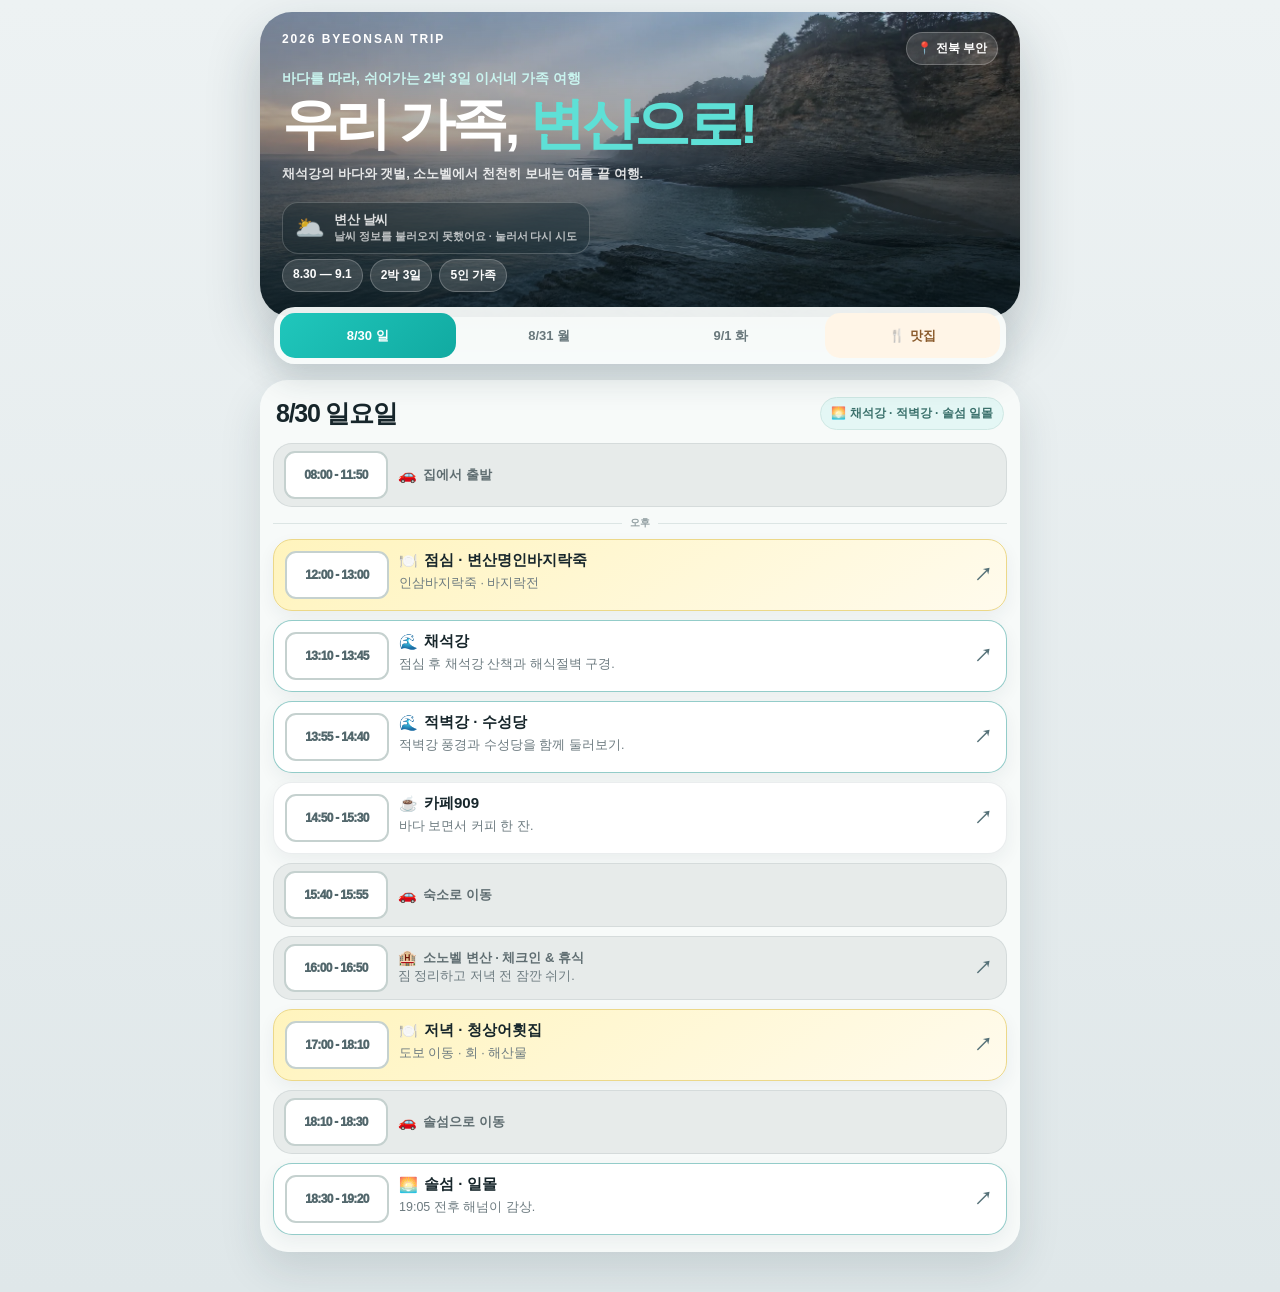
<file: byeonsan-trip-family/index.html>
<!DOCTYPE html>
<html lang="ko"><head><meta charset="utf-8"/><meta content="width=device-width,initial-scale=1,viewport-fit=cover" name="viewport"/><title>2026 변산여행 - Family</title><link rel="icon" type="image/svg+xml" href="../byeonsan-trip/trip-favicon.svg"/><link href="../byeonsan-trip/trip-v4.css" rel="stylesheet"/><style>.family-note{font-size:10px;font-weight:900;color:#def7f4}.food-card-plan,.food-guide-add,.edit-toggle,.editor-dock{display:none!important}</style></head><body><div class="wrap"><header class="hero"><div class="hero-top"><span class="hero-kicker">2026 BYEONSAN TRIP</span><span class="hero-pin">📍 전북 부안</span></div><div class="hero-copy"><p class="eyebrow">바다를 따라, 쉬어가는 2박 3일 이서네 가족 여행</p><h1>우리 가족, <span>변산으로!</span></h1><p class="hero-lede">채석강의 바다와 갯벌, 소노벨에서 천천히 보내는 여름 끝 여행.</p></div><div class="hero-facts"><span>8.30 — 9.1</span><span>2박 3일</span><span>5인 가족</span></div></header><input checked="" class="tab-radio" id="tab1" name="tripday" type="radio"/><input class="tab-radio" id="tab2" name="tripday" type="radio"/><input class="tab-radio" id="tab3" name="tripday" type="radio"/><input class="tab-radio" id="tab4" name="tripday" type="radio"/><nav class="tabs"><label for="tab1">8/30 일</label><label for="tab2">8/31 월</label><label for="tab3">9/1 화</label><label for="tab4">맛집</label></nav><div class="panels"><section class="panel" id="day1"><div class="day-head"><h2 class="date-title">8/30 일요일</h2><span class="day-chip">🌤️ 도착 · 카페 · 체크인</span></div><div class="timeline"><div class="item move"><div class="time">08:00 - 11:50</div><div><div class="title"><span class="icon">🚗</span><span class="editable-title-text">집에서 출발</span></div></div></div><div class="ampm-divider"><span>오후</span></div><div class="item food"><div class="time">12:00 - 13:00</div><div><div class="title"><span class="icon">🍽️</span><span class="editable-title-text">도착 후 근처 점심</span></div><p class="desc">부안/변산 도착 후 점심.</p></div></div><div class="item major link-item" data-link="https://map.naver.com/p/search/부안%20적벽강"><div class="time">13:10 - 13:35</div><div><div class="title"><span class="icon">🌊</span><span class="editable-title-text">적벽강</span></div><p class="desc">입실 전 가볍게 바다와 절벽 구경.</p></div></div><div class="item cafe link-item" data-link="https://map.naver.com/p/search/부안%20카페909"><div class="time">13:45 - 14:30</div><div><div class="title"><span class="icon">☕</span><span class="editable-title-text">카페909</span></div><p class="desc">바다 보면서 커피 한 잔</p></div></div><div class="item move link-item" data-link="https://map.naver.com/p/search/소노벨%20변산"><div class="time">14:40 - 14:55</div><div><div class="title"><span class="icon">🚗</span><span class="editable-title-text">소노벨 변산으로 이동</span></div></div></div><div class="item minor link-item" data-link="https://map.naver.com/p/search/소노벨%20변산"><div class="time">15:00 - 15:40</div><div><div class="title"><span class="icon">🏨</span><span class="editable-title-text">소노벨 변산 - 체크인</span></div><p class="desc">짐 정리 후 수영장 준비.</p></div></div><div class="item major link-item" data-link="https://map.naver.com/p/search/소노벨%20변산%20오션플레이"><div class="time">16:00 - 17:00</div><div><div class="title"><span class="icon">🚶</span><span class="editable-title-text">호텔 구경 &amp; 근처 산책</span></div><p class="desc">저녁 식사 전</p></div></div><div class="item food"><div class="time">17:30 - 19:00</div><div><div class="title"><span class="icon">🍽️</span><span class="editable-title-text">저녁 · 횟집</span></div><p class="desc">회 맛집</p></div></div></div></section><section class="panel" id="day2"><div class="day-head"><h2 class="date-title">8/31 월요일</h2><span class="day-chip">🦀 갯벌 · 가족 메인 데이</span></div><div class="timeline"><div class="item food"><div class="time">07:40 - 08:40</div><div><div class="title"><span class="icon">🍽️</span><span class="editable-title-text">호텔 조식</span></div><p class="desc">여유롭게 아침 식사</p></div></div><div class="item minor"><div class="time">08:50 - 09:10</div><div><div class="title"><span class="icon">🎒</span><span class="editable-title-text">갯벌체험 준비</span></div><p class="desc">헌 양말, 장갑, 모자, 타월, 조개통, 여벌옷, 비닐봉투</p></div></div><div class="item move link-item" data-link="https://map.naver.com/p/search/부안%20고사포해수욕장"><div class="time">09:15 - 09:30</div><div><div class="title"><span class="icon">🚗</span><span class="editable-title-text">고사포해수욕장 이동 (차 15분)</span></div></div></div><div class="item major link-item" data-link="https://map.naver.com/p/search/부안%20고사포해수욕장"><div class="time">09:30 - 11:10</div><div><div class="title"><span class="icon">🪣</span><span class="editable-title-text">고사포해수욕장 - 갯벌 체험</span></div><p class="desc">조개잡기 체험 신나게!</p></div></div><div class="item move link-item" data-link="https://map.naver.com/p/search/소노벨%20변산"><div class="time">11:10 - 11:30</div><div><div class="title"><span class="icon">🚗</span><span class="editable-title-text">숙소 복귀</span></div></div></div><div class="item minor"><div class="time">11:30 - 12:30</div><div><div class="title"><span class="icon">🚿</span><span class="editable-title-text">샤워 및 휴식</span></div></div></div><div class="ampm-divider"><span>오후</span></div><div class="item food"><div class="time">12:30 - 13:20</div><div><div class="title"><span class="icon">🍽️</span><span class="editable-title-text">점심</span></div><p class="desc">점심.</p></div></div><div class="item minor"><div class="time">13:20 - 14:30</div><div><div class="title"><span class="icon">🏊</span><span class="editable-title-text">휴식 &amp; 물놀이 준비</span></div></div></div><div class="item major link-item" data-link="https://map.naver.com/p/search/소노벨%20변산%20오션플레이"><div class="time">14:30 - 17:30</div><div><div class="title"><span class="icon">🏊</span><span class="editable-title-text">오션플레이</span></div><p class="desc">신나는 물놀이</p></div></div><div class="item food"><div class="time">18:00 - 20:00</div><div><div class="title"><span class="icon">🍽️</span><span class="editable-title-text">저녁</span></div><p class="desc">저녁 식사.</p></div></div></div></section><section class="panel" id="day3"><div class="day-head"><h2 class="date-title">9/1 화요일</h2><span class="day-chip">🧳 체크아웃 · 점심 후 귀가</span></div><div class="timeline"><div class="item food"><div class="time">08:00 - 09:00</div><div><div class="title"><span class="icon">🍽️</span><span class="editable-title-text">호텔 조식</span></div><p class="desc">아침 식사 후 체크아웃 준비.</p></div></div><div class="item minor"><div class="time">10:00 - 10:40</div><div><div class="title"><span class="icon">🧳</span><span class="editable-title-text">짐 정리</span></div><p class="desc">체크아웃 전 짐 마무리.</p></div></div><div class="item minor link-item" data-link="https://map.naver.com/p/search/소노벨%20변산"><div class="time">11:00 - 11:15</div><div><div class="title"><span class="icon">🛎️</span><span class="editable-title-text">체크아웃</span></div><p class="desc">체크아웃 후 바로 점심 장소로 이동.</p></div></div><div class="item food"><div class="time">11:30 - 12:20</div><div><div class="title"><span class="icon">🍽️</span><span class="editable-title-text">점심</span></div><p class="desc">점심 식사</p></div></div><div class="ampm-divider"><span>오후</span></div><div class="item move"><div class="time">12:30 - 16:30</div><div><div class="title"><span class="icon">🚗</span><span class="editable-title-text">귀가 출발</span></div></div></div></div></section><section class="panel" id="restaurants"></section></div></div><script src="../byeonsan-trip/weather-v1.js?v=20260830-1"></script><script src="family-v4.js?v=20260830-1"></script><script src="family-cafes-v1.js?v=20260830-1"></script><script src="family-overrides-v1.js?v=20260830-1"></script></body></html>
</file>
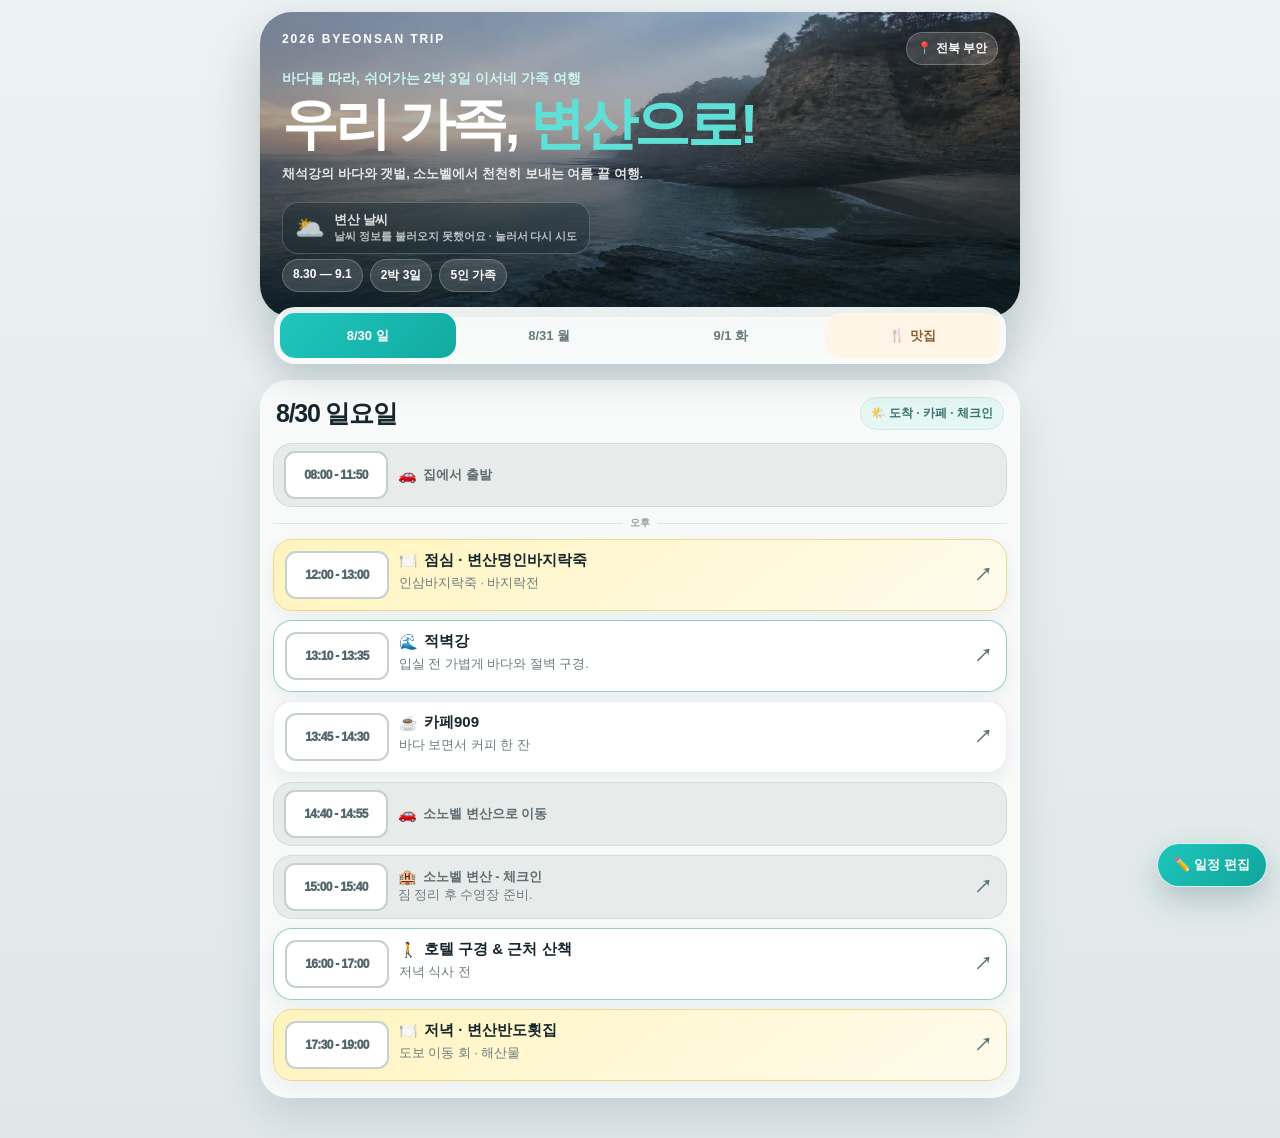
<file: byeonsan-trip/index.html>
<!DOCTYPE html>
<html lang="ko"><head><meta charset="utf-8"/><meta content="width=device-width,initial-scale=1,viewport-fit=cover" name="viewport"/><title>2026 변산여행 - Edit</title><link rel="icon" type="image/svg+xml" href="trip-favicon.svg"/><link href="trip-v4.css" rel="stylesheet"/></head><body><div class="wrap"><header class="hero"><div class="hero-top"><span class="hero-kicker">2026 BYEONSAN TRIP</span><span class="hero-pin">📍 전북 부안</span></div><div class="hero-copy"><p class="eyebrow">바다를 따라, 쉬어가는 2박 3일 이서네 가족 여행</p><h1>우리 가족, <span>변산으로!</span></h1><p class="hero-lede">채석강의 바다와 갯벌, 소노벨에서 천천히 보내는 여름 끝 여행.</p></div><div class="hero-facts"><span>8.30 — 9.1</span><span>2박 3일</span><span>5인 가족</span></div></header><input checked="" class="tab-radio" id="tab1" name="tripday" type="radio"/><input class="tab-radio" id="tab2" name="tripday" type="radio"/><input class="tab-radio" id="tab3" name="tripday" type="radio"/><input class="tab-radio" id="tab4" name="tripday" type="radio"/><nav class="tabs"><label for="tab1">8/30 일</label><label for="tab2">8/31 월</label><label for="tab3">9/1 화</label><label for="tab4">맛집</label></nav><div class="panels"><section class="panel" id="day1"><div class="day-head"><h2 class="date-title">8/30 일요일</h2><span class="day-chip">🌤️ 도착 · 카페 · 체크인</span></div><div class="timeline"><div class="item move"><div class="time">08:00 - 11:50</div><div><div class="title"><span class="icon">🚗</span><span class="editable-title-text">집에서 출발</span></div></div></div><div class="ampm-divider"><span>오후</span></div><div class="item food"><div class="time">12:00 - 13:00</div><div><div class="title"><span class="icon">🍽️</span><span class="editable-title-text">도착 후 근처 점심</span></div><p class="desc">부안/변산 도착 후 점심.</p></div></div><div class="item major link-item" data-link="https://map.naver.com/p/search/부안%20적벽강"><div class="time">13:10 - 13:35</div><div><div class="title"><span class="icon">🌊</span><span class="editable-title-text">적벽강</span></div><p class="desc">입실 전 가볍게 바다와 절벽 구경.</p></div></div><div class="item cafe link-item" data-link="https://map.naver.com/p/search/부안%20카페909"><div class="time">13:45 - 14:30</div><div><div class="title"><span class="icon">☕</span><span class="editable-title-text">카페909</span></div><p class="desc">바다 보면서 커피 한 잔</p></div></div><div class="item move link-item" data-link="https://map.naver.com/p/search/소노벨%20변산"><div class="time">14:40 - 14:55</div><div><div class="title"><span class="icon">🚗</span><span class="editable-title-text">소노벨 변산으로 이동</span></div></div></div><div class="item minor link-item" data-link="https://map.naver.com/p/search/소노벨%20변산"><div class="time">15:00 - 15:40</div><div><div class="title"><span class="icon">🏨</span><span class="editable-title-text">소노벨 변산 - 체크인</span></div><p class="desc">짐 정리 후 수영장 준비.</p></div></div><div class="item major link-item" data-link="https://map.naver.com/p/search/소노벨%20변산%20오션플레이"><div class="time">16:00 - 17:00</div><div><div class="title"><span class="icon">🚶</span><span class="editable-title-text">호텔 구경 &amp; 근처 산책</span></div><p class="desc">저녁 식사 전</p></div></div><div class="item food"><div class="time">17:30 - 19:00</div><div><div class="title"><span class="icon">🍽️</span><span class="editable-title-text">저녁 · 횟집</span></div><p class="desc">회 맛집</p></div></div></div></section><section class="panel" id="day2"><div class="day-head"><h2 class="date-title">8/31 월요일</h2><span class="day-chip">🦀 갯벌 · 가족 메인 데이</span></div><div class="timeline"><div class="item food"><div class="time">07:40 - 08:40</div><div><div class="title"><span class="icon">🍽️</span><span class="editable-title-text">호텔 조식</span></div><p class="desc">여유롭게 아침 식사</p></div></div><div class="item minor"><div class="time">08:50 - 09:10</div><div><div class="title"><span class="icon">🎒</span><span class="editable-title-text">갯벌체험 준비</span></div><p class="desc">헌 양말, 장갑, 모자, 타월, 조개통, 여벌옷, 비닐봉투</p></div></div><div class="item move link-item" data-link="https://map.naver.com/p/search/부안%20고사포해수욕장"><div class="time">09:15 - 09:30</div><div><div class="title"><span class="icon">🚗</span><span class="editable-title-text">고사포해수욕장 이동 (차 15분)</span></div></div></div><div class="item major link-item" data-link="https://map.naver.com/p/search/부안%20고사포해수욕장"><div class="time">09:30 - 11:10</div><div><div class="title"><span class="icon">🪣</span><span class="editable-title-text">고사포해수욕장 - 갯벌 체험</span></div><p class="desc">조개잡기 체험 신나게!</p></div></div><div class="item move link-item" data-link="https://map.naver.com/p/search/소노벨%20변산"><div class="time">11:10 - 11:30</div><div><div class="title"><span class="icon">🚗</span><span class="editable-title-text">숙소 복귀</span></div></div></div><div class="item minor"><div class="time">11:30 - 12:30</div><div><div class="title"><span class="icon">🚿</span><span class="editable-title-text">샤워 및 휴식</span></div></div></div><div class="ampm-divider"><span>오후</span></div><div class="item food"><div class="time">12:30 - 13:20</div><div><div class="title"><span class="icon">🍽️</span><span class="editable-title-text">점심</span></div><p class="desc">점심.</p></div></div><div class="item minor"><div class="time">13:20 - 14:30</div><div><div class="title"><span class="icon">🏊</span><span class="editable-title-text">휴식 &amp; 물놀이 준비</span></div></div></div><div class="item major link-item" data-link="https://map.naver.com/p/search/소노벨%20변산%20오션플레이"><div class="time">14:30 - 17:30</div><div><div class="title"><span class="icon">🏊</span><span class="editable-title-text">오션플레이</span></div><p class="desc">신나는 물놀이</p></div></div><div class="item food"><div class="time">18:00 - 20:00</div><div><div class="title"><span class="icon">🍽️</span><span class="editable-title-text">저녁</span></div><p class="desc">저녁 식사.</p></div></div></div></section><section class="panel" id="day3"><div class="day-head"><h2 class="date-title">9/1 화요일</h2><span class="day-chip">🧳 체크아웃 · 점심 후 귀가</span></div><div class="timeline"><div class="item food"><div class="time">08:00 - 09:00</div><div><div class="title"><span class="icon">🍽️</span><span class="editable-title-text">호텔 조식</span></div><p class="desc">아침 식사 후 체크아웃 준비.</p></div></div><div class="item minor"><div class="time">10:00 - 10:40</div><div><div class="title"><span class="icon">🧳</span><span class="editable-title-text">짐 정리</span></div><p class="desc">체크아웃 전 짐 마무리.</p></div></div><div class="item minor link-item" data-link="https://map.naver.com/p/search/소노벨%20변산"><div class="time">11:00 - 11:15</div><div><div class="title"><span class="icon">🛎️</span><span class="editable-title-text">체크아웃</span></div><p class="desc">체크아웃 후 바로 점심 장소로 이동.</p></div></div><div class="item food"><div class="time">11:30 - 12:20</div><div><div class="title"><span class="icon">🍽️</span><span class="editable-title-text">점심</span></div><p class="desc">점심 식사</p></div></div><div class="ampm-divider"><span>오후</span></div><div class="item move"><div class="time">12:30 - 16:30</div><div><div class="title"><span class="icon">🚗</span><span class="editable-title-text">귀가 출발</span></div></div></div></div></section><section class="panel" id="restaurants"></section></div></div><button class="edit-toggle" id="editToggle" type="button">✏️ 일정 편집</button><section class="editor-dock" hidden="" id="editorDock"><div class="editor-head"><div><h2 class="editor-title">내 일정 편집</h2><p class="editor-help">텍스트를 눌러 수정하면 이 기기에 자동 저장됩니다.</p></div><span class="editor-status" id="editorStatus">준비됨</span></div><div class="editor-controls"><select class="editor-select" id="itemKind"><option value="normal">일반 일정</option><option value="major">핵심 일정</option><option value="food">식사</option><option value="move">이동</option><option value="minor">휴식 · 준비</option><option value="cafe">카페</option></select><button class="editor-btn primary" id="addItemBtn">+ 현재 날짜에 추가</button><button class="editor-btn" id="sortItemsBtn">시간순 정렬</button><button class="editor-btn" id="saveDraftBtn">저장</button><button class="editor-btn" id="downloadDraftBtn">편집본 다운로드</button><button class="editor-btn" id="copyDraftBtn">편집본 복사</button><button class="editor-btn" id="importDraftBtn">불러오기</button><button class="editor-btn warn" id="resetDraftBtn">공개본 복원</button><button class="editor-btn" id="closeEditorBtn">편집 끝</button></div><input accept=".json,application/json" class="editor-file" id="draftFileInput" type="file"/></section><dialog class="restaurant-dialog" id="restaurantDialog"><form class="restaurant-form" id="restaurantForm"><h2>맛집 추가</h2><p>카테고리·메뉴·거리·지도 링크를 추가할 수 있습니다.</p><label class="restaurant-field">카테고리<select id="restaurantCategoryInput"><option value="sashimi">횟집</option><option value="grill">고기&amp;</option><option value="lunch">점심</option></select></label><label class="restaurant-field">식당 이름<input id="restaurantNameInput" required=""/></label><label class="restaurant-field">메인 메뉴<input id="restaurantMenuInput"/></label><label class="restaurant-field">주소<input id="restaurantAddressInput"/></label><label class="restaurant-field">소노벨 기준 도보(분)<input id="restaurantWalkInput" min="0" type="number"/></label><label class="restaurant-field">네이버 지도 링크<input id="restaurantMapInput" type="url"/></label><div class="dialog-actions"><button id="cancelRestaurantBtn" type="button">취소</button><button class="primary" type="submit">맛집 추가</button></div></form></dialog><script src="weather-v1.js"></script><script src="trip-v4.js"></script></body></html>
</file>
<file: byeonsan-trip/trip-v4.css>
:root{--bg:#dfe7e9;--ink:#17262b;--sub:#6d7b80;--teal:#18b8ad;--tealsoft:#e4f7f5;--line:rgba(52,78,86,.10);--shadow:0 18px 42px rgba(31,54,62,.13)}
*{box-sizing:border-box;-webkit-tap-highlight-color:transparent}html,body{margin:0}body{font-family:-apple-system,BlinkMacSystemFont,"Apple SD Gothic Neo","Noto Sans KR",sans-serif;color:var(--ink);background:linear-gradient(180deg,#edf2f3,#dfe7e9);min-height:100vh}.wrap{max-width:780px;margin:auto;padding:12px 10px 40px}
.hero{min-height:305px;padding:20px 22px 25px;border-radius:32px;color:#fff;display:flex;flex-direction:column;justify-content:space-between;background:linear-gradient(180deg,rgba(6,20,26,.05),rgba(6,20,26,.82)),url("byeonsan-hero-v1.webp") center 58%/cover;box-shadow:0 24px 54px rgba(22,43,51,.23)}
.hero-top{display:flex;justify-content:space-between;gap:10px}.hero-kicker{font-size:12px;font-weight:900;letter-spacing:.16em}.hero-pin,.hero-facts span{padding:7px 10px;border:1px solid rgba(255,255,255,.24);border-radius:999px;background:rgba(255,255,255,.14);font-size:12px;font-weight:850}.eyebrow{margin:0 0 8px;color:#c9f4ef;font-size:14px;font-weight:800}h1{margin:0;font-size:clamp(40px,8vw,56px);line-height:1;letter-spacing:-.06em}h1 span{color:#5ee0d6}.hero-lede{font-size:13px;color:rgba(255,255,255,.85);font-weight:650}.hero-facts{display:flex;gap:7px;flex-wrap:wrap}
input[type=radio].tab-radio{position:absolute;opacity:0;pointer-events:none}.tabs{position:relative;z-index:3;display:grid;grid-template-columns:repeat(4,1fr);gap:6px;margin:-10px 14px 16px;padding:6px;border-radius:21px;background:rgba(249,252,251,.94);box-shadow:0 16px 32px rgba(29,52,59,.15)}.tabs label{min-height:45px;border-radius:15px;display:flex;align-items:center;justify-content:center;color:#69787c;font-size:13px;font-weight:900}.tabs label[for=tab4]{background:#fff5e7;color:#8a5b2c}.tabs label[for=tab4]::before{content:"🍴";margin-right:5px}
#tab1:checked~.tabs label[for=tab1],#tab2:checked~.tabs label[for=tab2],#tab3:checked~.tabs label[for=tab3]{background:linear-gradient(135deg,#20c7bc,#11aaa1);color:#fff}#tab4:checked~.tabs label[for=tab4]{background:linear-gradient(135deg,#f4aa54,#df8439);color:#fff}
.panel{display:none;padding:17px 13px;border-radius:28px;background:rgba(248,251,250,.96);box-shadow:var(--shadow)}#tab1:checked~.panels #day1,#tab2:checked~.panels #day2,#tab3:checked~.panels #day3,#tab4:checked~.panels #restaurants{display:block}
.day-head{display:flex;align-items:center;justify-content:space-between;gap:8px;flex-wrap:wrap;margin:0 3px 13px}.date-title{margin:0;font-size:25px;letter-spacing:-.05em}.day-chip{padding:7px 10px;border-radius:999px;background:var(--tealsoft);border:1px solid #cfe8e4;color:#3b716c;font-size:12px;font-weight:900}.timeline{display:grid;gap:9px}.ampm-divider{display:flex;align-items:center;gap:8px;color:#929fa2;font-size:10px;font-weight:900}.ampm-divider:before,.ampm-divider:after{content:"";height:1px;flex:1;background:#dce5e4}
.item{position:relative;display:grid;grid-template-columns:98px minmax(0,1fr);gap:10px;padding:11px;border:1px solid var(--line);border-radius:19px;background:#fff;box-shadow:0 7px 18px rgba(31,54,62,.06)}.item.food{background:linear-gradient(145deg,#fff4bd,#fffbed);border-color:#ecd889}.item.major{border:1.5px solid rgba(16,143,135,.45)}.item.move,.item.minor{background:#e7ebea;box-shadow:none;align-items:center;padding:7px 10px}.item.link-item{cursor:pointer;padding-right:36px}.item.link-item:after{content:"↗";position:absolute;right:14px;top:50%;transform:translateY(-50%);font-size:18px;font-weight:950;color:#557178}.time{padding:7px 3px;border:2px solid #c5d1cf;border-radius:11px;background:#fff;color:#52676c;text-align:center;font-size:12px;font-weight:950;white-space:nowrap}.title{display:flex;gap:6px;align-items:center;flex-wrap:wrap;margin-bottom:4px;font-size:15px;font-weight:900}.item.move .title,.item.minor .title{margin:0;font-size:13px;color:#5f6d71}.desc{margin:0;color:var(--sub);font-size:12.5px;line-height:1.55}.icon{font-size:15px}
.food-guide-intro{margin:-2px 3px 10px;color:var(--sub);font-size:13px;line-height:1.55}.food-guide-head-actions{display:flex;align-items:center;gap:7px}.food-guide-add{display:none;border:0;border-radius:10px;background:#16b8ad;color:#fff;padding:9px 11px;font-weight:900}body.editing .food-guide-add{display:inline-flex}
.food-category-tabs{display:grid;grid-template-columns:repeat(3,1fr);gap:7px;margin:0 0 13px;padding:5px;border-radius:17px;background:#e8efee}.food-category-tab{min-height:46px;border:0;border-radius:12px;background:transparent;color:#607175;font:950 16px/1 inherit;cursor:pointer}.food-category-tab.active{background:#fff;color:#243a3f;box-shadow:0 5px 14px rgba(39,61,67,.10)}.food-category-tab[data-category=sashimi].active{background:#eaf7fa;color:#2e707c}.food-category-tab[data-category=grill].active{background:#fff0e8;color:#9a5035}
.food-guide-grid{display:grid;gap:9px}.food-card[hidden]{display:none!important}.food-card{border:1px solid #e6d28b;border-radius:18px;background:linear-gradient(145deg,#fff7cf,#fffdf2);overflow:hidden}.food-card[data-category=sashimi]{background:linear-gradient(145deg,#eaf8fb,#f8fdfe);border-color:#bddde3}.food-card[data-category=grill]{background:linear-gradient(145deg,#ffe9dd,#fff8f4);border-color:#e9bda7}.food-card-top{position:relative;display:grid;grid-template-columns:minmax(0,1fr) 126px;gap:10px;min-height:126px;padding:13px;color:inherit;text-decoration:none}.food-card-top:after{content:"↗";position:absolute;right:9px;top:8px;width:26px;height:26px;border-radius:999px;background:rgba(255,255,255,.86);display:grid;place-items:center;color:#8b642f;font-size:16px;font-weight:950;z-index:2}.food-card-copy{min-width:0;align-self:center}.food-card-title-row{display:flex;gap:6px;align-items:center;flex-wrap:wrap}.food-card-name{font-size:17px;font-weight:950;letter-spacing:-.03em}.food-meal-tag{padding:3px 6px;border-radius:999px;background:#fff0c7;color:#8c681e;font-size:10px;font-weight:950}.food-card[data-category=sashimi] .food-meal-tag{background:#dff1f5;color:#377481}.food-card[data-category=grill] .food-meal-tag{background:#ffe2d5;color:#a65336}.food-card-menu{margin:5px 0 0;color:#746451;font-size:12.5px;line-height:1.45}.food-card-meta{margin-top:7px}.food-walk{display:inline-flex;padding:5px 8px;border-radius:999px;background:rgba(255,255,255,.8);border:1px solid rgba(70,98,104,.12);color:#50666b;font-size:11px;font-weight:900}.food-address{display:block;margin-top:6px;color:#849093;font-size:10.5px;line-height:1.4}.food-photo{width:126px;height:102px;align-self:center;border-radius:14px;object-fit:cover;background:#e5e8e7}.food-complete-badge{display:none;padding:3px 6px;border-radius:999px;background:#dff4ef;color:#16776e;font-size:10px;font-weight:950}.food-card.visited .food-complete-badge{display:inline-flex}.food-card.visited .food-card-name{text-decoration:line-through;color:#81908e}
.food-card-plan{border-top:1px dashed rgba(110,95,76,.2);margin:0 13px}.food-card-plan summary{display:flex;justify-content:space-between;align-items:center;min-height:42px;cursor:pointer;list-style:none;color:#665c50;font-size:12px;font-weight:950}.food-card-plan summary::-webkit-details-marker{display:none}.food-card-plan summary:after{content:"＋"}.food-card-plan[open] summary:after{content:"－"}.food-plan-simple{display:grid;grid-template-columns:minmax(0,1fr) auto;gap:8px;align-items:end;padding:0 0 12px}.food-day-field{display:grid;gap:4px;color:#58696c;font-size:10px;font-weight:900}.food-day{height:36px;border:1px solid #d8e3e1;border-radius:9px;background:#fff;color:#405459;font:850 12px/1 inherit;padding:0 8px}.food-visited-label{display:flex;align-items:center;gap:5px;min-height:36px;color:#465b60;font-size:11px;font-weight:900}.food-visited{position:static!important;opacity:1!important;pointer-events:auto!important;width:18px;height:18px;accent-color:#18b8ad}.food-card-status{grid-column:1/-1;color:#66777a;font-size:11px;font-weight:800}
.edit-toggle{position:fixed;right:13px;bottom:13px;z-index:90;border:1px solid rgba(255,255,255,.8);border-radius:999px;background:linear-gradient(135deg,#20c7bc,#0fa49b);color:#fff;padding:12px 16px;font-weight:900;box-shadow:0 12px 30px rgba(22,77,76,.25)}.editor-dock{position:fixed;left:50%;bottom:8px;z-index:100;transform:translateX(-50%);width:min(760px,calc(100vw - 16px));padding:12px;border-radius:20px;background:rgba(248,251,250,.98);box-shadow:0 22px 52px rgba(21,47,54,.26)}.editor-head{display:flex;justify-content:space-between;gap:10px;margin-bottom:8px}.editor-title{margin:0;font-size:15px}.editor-help{margin:3px 0 0;color:#6d7b80;font-size:10px}.editor-status{font-size:10px;color:#14847c;font-weight:900}.editor-controls{display:flex;gap:5px;flex-wrap:wrap}.editor-select,.editor-btn{min-height:34px;border:1px solid #d8e3e1;border-radius:10px;background:#fff;color:#405459;font:850 10px/1 inherit;padding:0 10px}.editor-btn.primary{background:#16b8ad;color:#fff;border-color:#16b8ad}.editor-btn.warn{background:#fff8ed;color:#8a653c}.editor-file{display:none}body.editing{padding-bottom:190px}body.editing [contenteditable=true]{outline:1.5px dashed rgba(13,143,135,.5);outline-offset:2px;border-radius:4px}.item-edit-tools{display:none}body.editing .item-edit-tools{grid-column:1/-1;display:flex;justify-content:flex-end;border-top:1px dashed #d9e1df;padding-top:6px}.item-delete,.food-card-delete{border:1px solid #efd5d2;border-radius:8px;background:#fff7f6;color:#a6534d;padding:7px 9px;font-size:10px;font-weight:850}.food-card-edit-tools{display:none}body.editing .food-card-edit-tools{display:flex;justify-content:flex-end;padding:0 13px 10px}.restaurant-dialog{width:min(430px,calc(100vw - 26px));border:0;border-radius:21px;padding:0}.restaurant-form{padding:18px}.restaurant-form h2{margin:0 0 5px}.restaurant-form p{margin:0 0 13px;color:#6d7b80;font-size:11px}.restaurant-field{display:grid;gap:5px;margin-top:9px;font-size:11px;font-weight:900}.restaurant-field input,.restaurant-field select{height:40px;border:1px solid #d9e4e2;border-radius:10px;padding:0 10px;font:750 13px/1 inherit}.dialog-actions{display:flex;justify-content:flex-end;gap:6px;margin-top:15px}.dialog-actions button{height:37px;border:1px solid #d9e4e2;border-radius:10px;background:#fff;padding:0 13px;font-weight:900}.dialog-actions .primary{background:#16b8ad;color:#fff;border-color:#16b8ad}
@media(max-width:640px){.hero{min-height:310px}.tabs{margin:-10px 9px 14px}.tabs label{font-size:12px}.panel{padding:15px 10px}.item{grid-template-columns:90px minmax(0,1fr)}.food-card-top{grid-template-columns:minmax(0,1fr) 114px}.food-photo{width:114px;height:96px}.food-category-tab{font-size:15px}.date-title{font-size:23px}}@media(max-width:390px){.food-card-top{grid-template-columns:minmax(0,1fr) 102px}.food-photo{width:102px;height:92px}.food-card-name{font-size:16px}.food-card-menu{font-size:11.5px}}
/* Revert restaurant photos + restore previous time box scale */
.food-photo{display:none!important}
.food-card-top{display:flex;align-items:center;gap:8px;min-height:52px;padding:13px 34px 13px 13px}
.item{grid-template-columns:100px minmax(0,1fr)}
.time{font-size:12.5px}
@media(max-width:640px){.item{grid-template-columns:92px minmax(0,1fr)}.food-card-top{display:flex;min-height:52px}}
@media(max-width:390px){.food-card-top{display:flex}}

/* Consistent time boxes */
.item{grid-template-columns:104px minmax(0,1fr)}
.time{display:flex;align-items:center;justify-content:center;width:104px;min-width:104px;max-width:104px;height:48px;min-height:48px;padding:0 5px;overflow:hidden;text-overflow:clip;font-size:12px;line-height:1;letter-spacing:-.055em;font-variant-numeric:tabular-nums}
.item.move .time,.item.minor .time{height:48px;min-height:48px;padding:0 5px;font-size:12px}
@media(max-width:640px){.item{grid-template-columns:100px minmax(0,1fr)}.time,.item.move .time,.item.minor .time{width:100px;min-width:100px;max-width:100px;height:46px;min-height:46px;font-size:clamp(10.5px,2.85vw,11.5px);letter-spacing:-.06em}}
@media(max-width:360px){.item{grid-template-columns:94px minmax(0,1fr)}.time,.item.move .time,.item.minor .time{width:94px;min-width:94px;max-width:94px;font-size:10.5px;letter-spacing:-.07em}}
</file>
